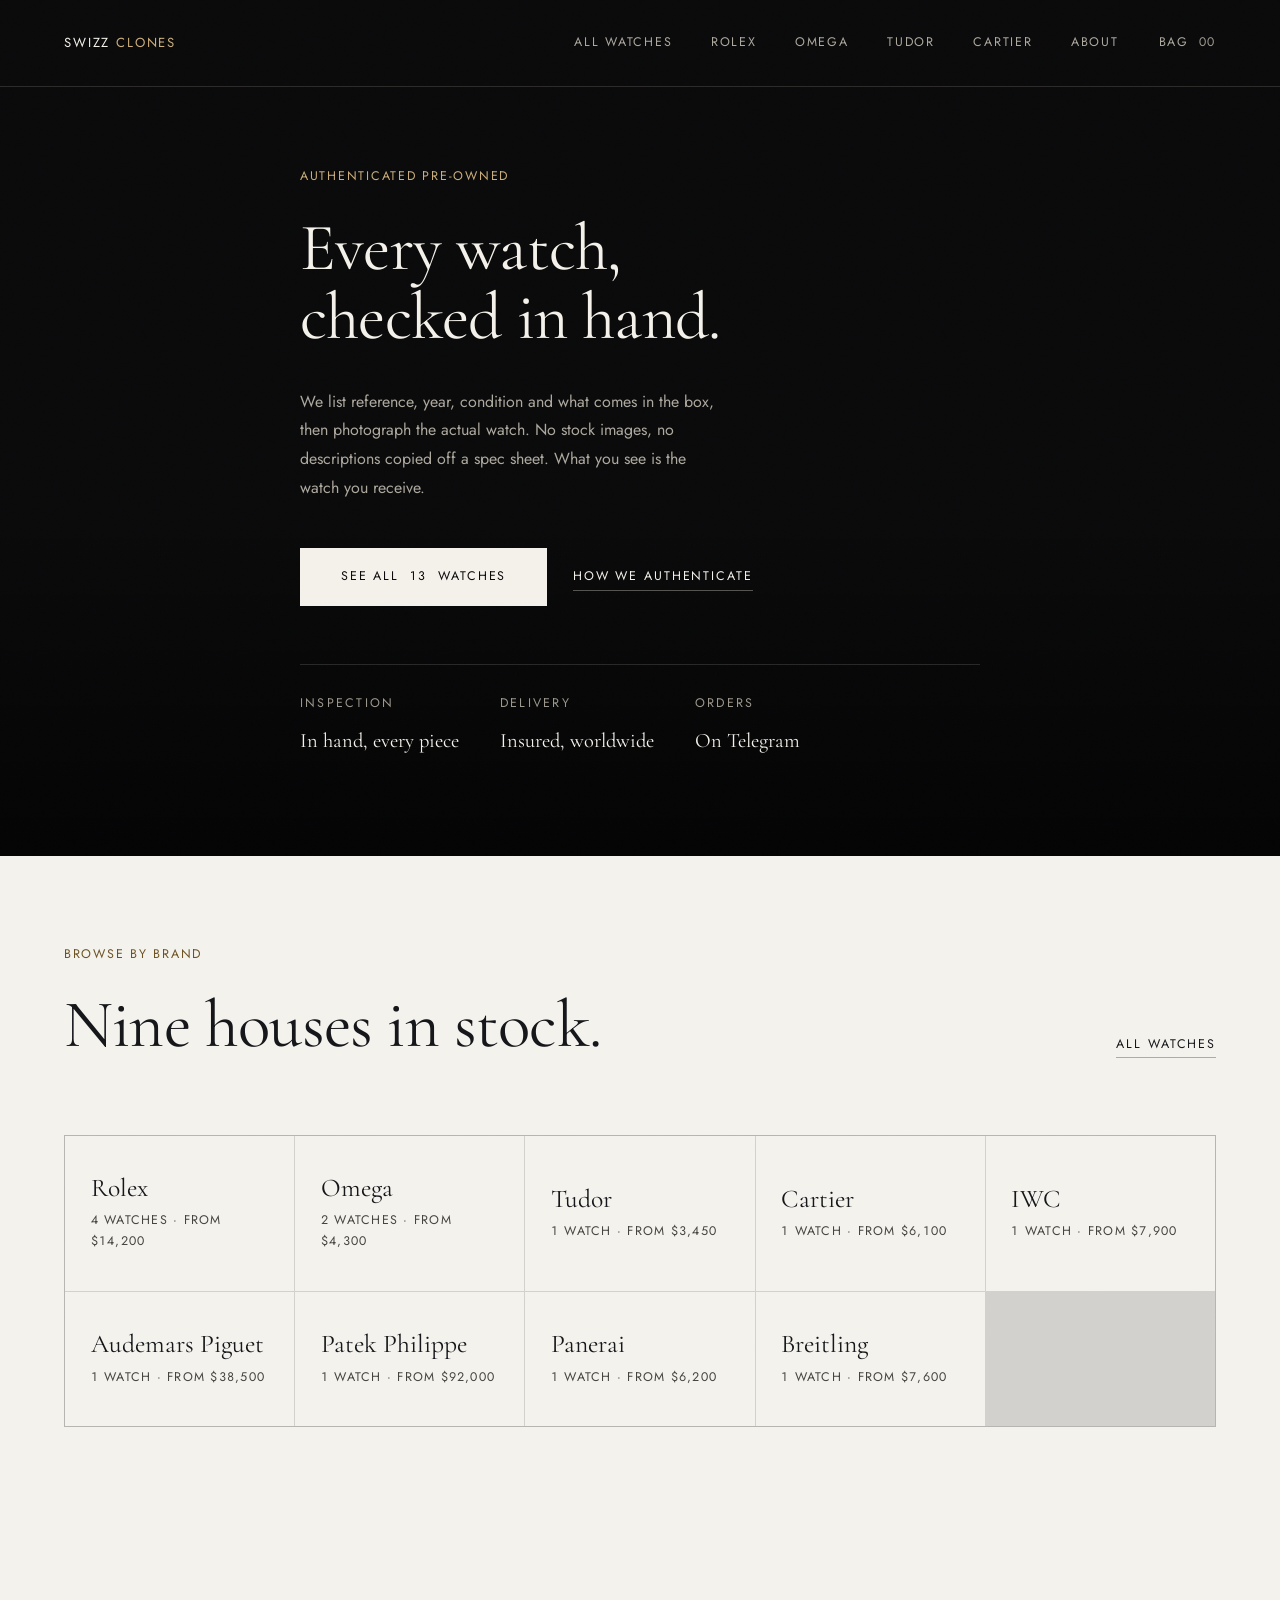
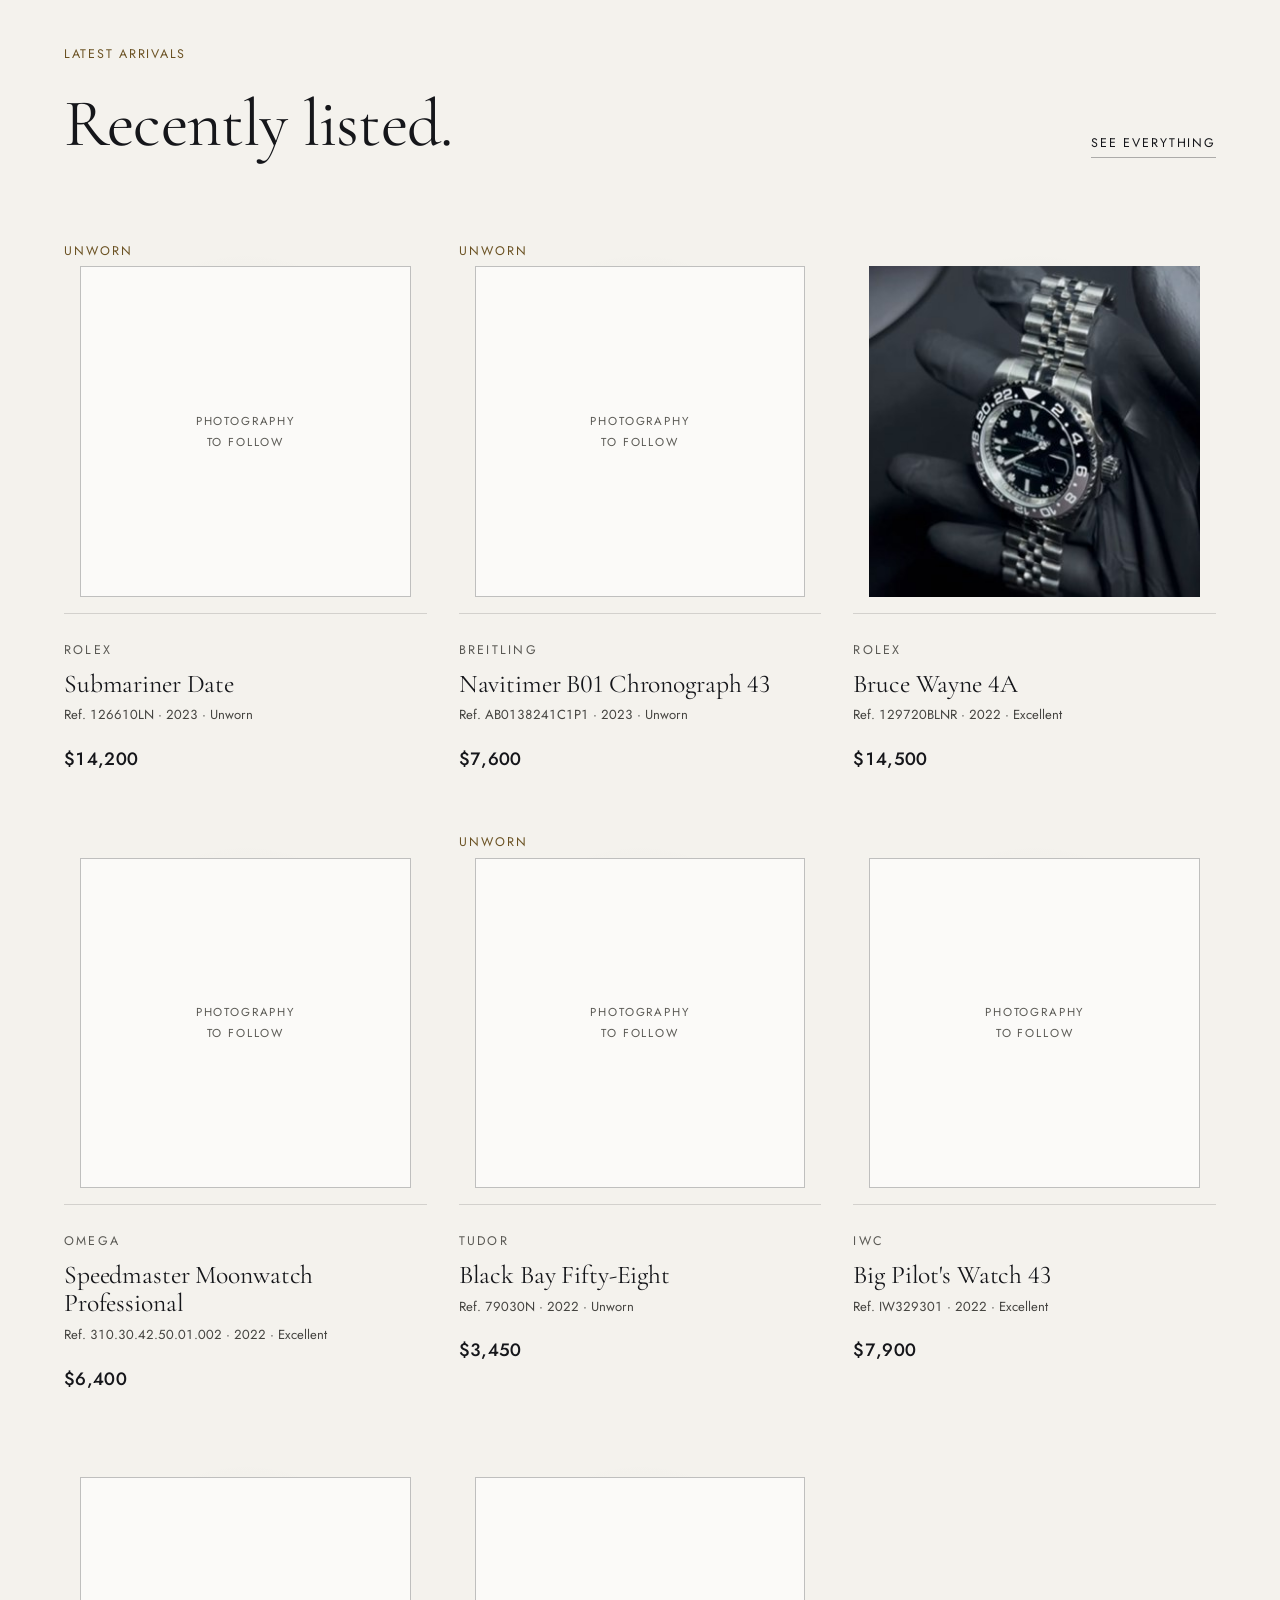
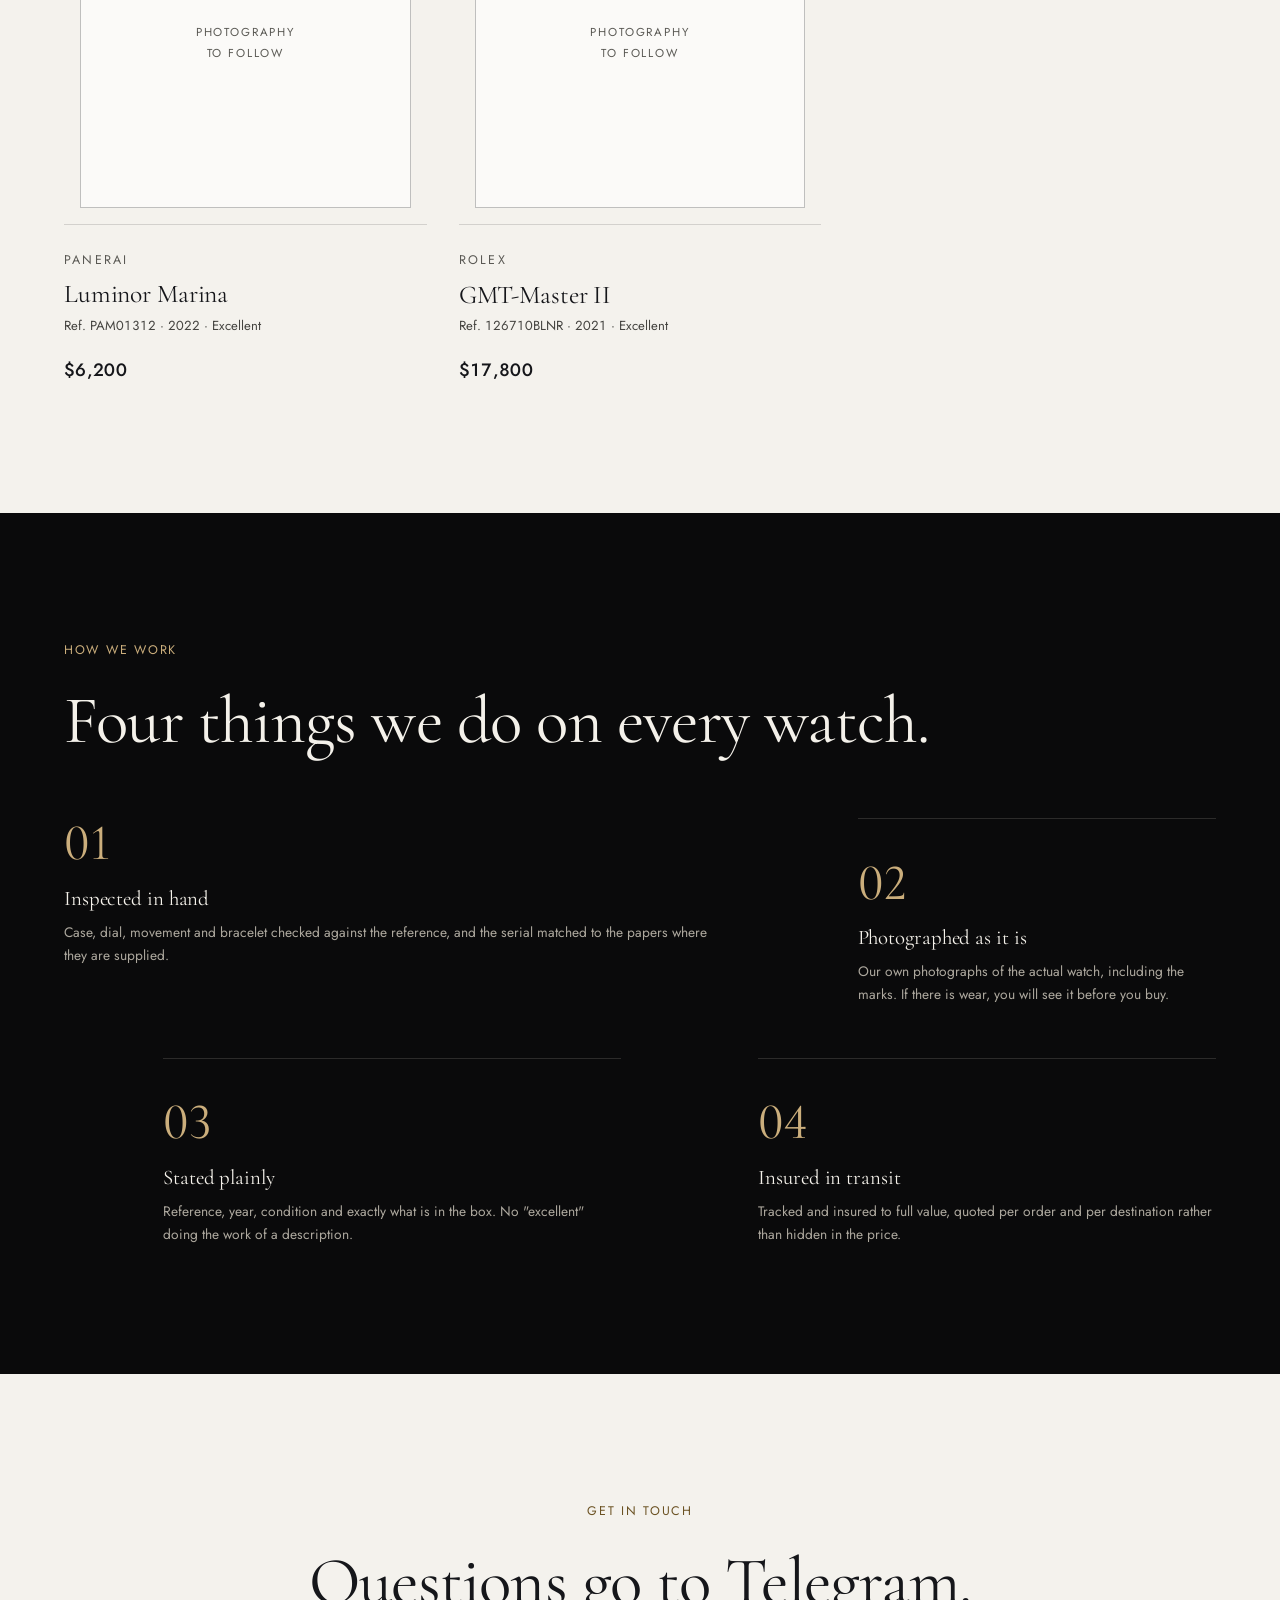
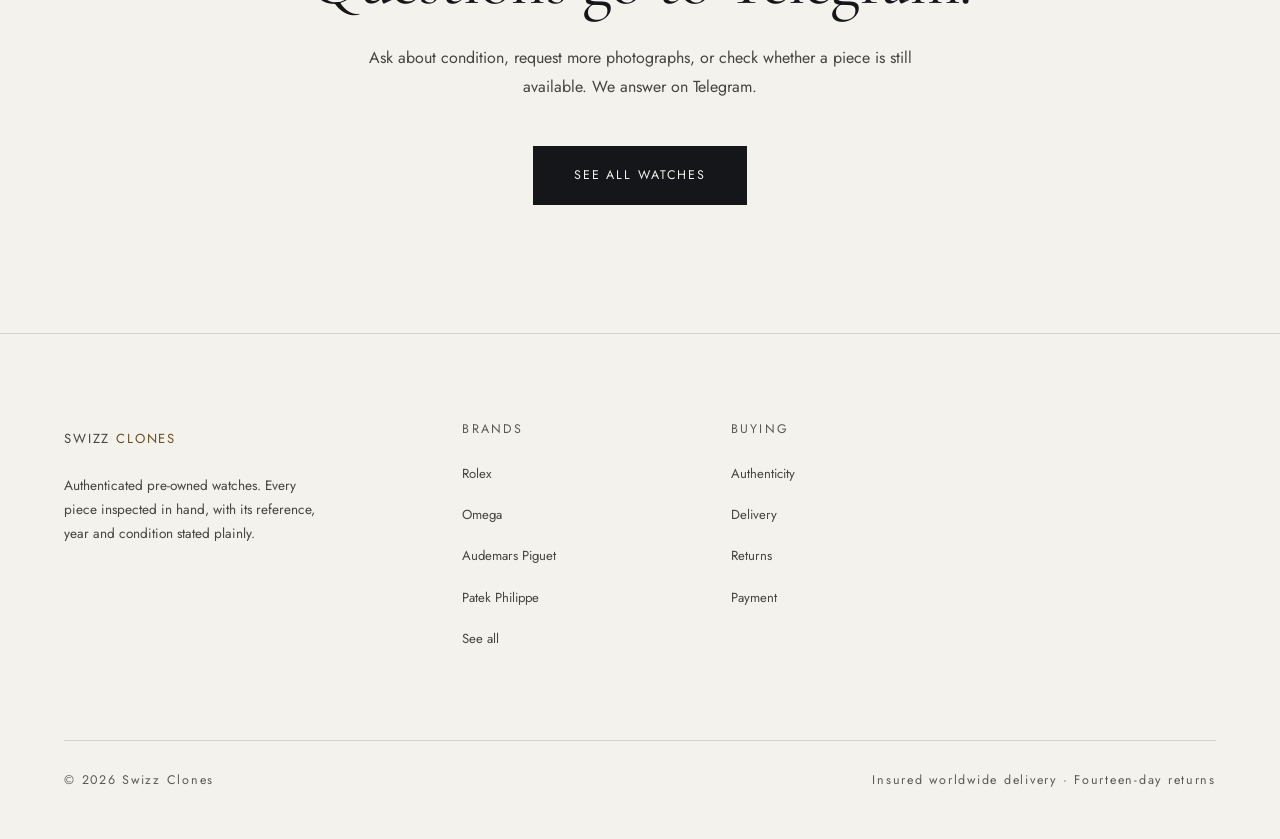
<file: index.html>
<!doctype html>
<html lang="en">
<head>
<meta charset="utf-8">
<meta name="viewport" content="width=device-width, initial-scale=1">
<title>Swizz Clones | Authenticated pre-owned luxury watches</title>
<meta name="description" content="Pre-owned Rolex, Omega, Tudor, Cartier, Audemars Piguet and more. Every watch inspected in hand, with reference, year and condition stated.">
<meta name="theme-color" content="#0A0A0B">
<link rel="preload" href="assets/fonts/cormorant-garamond.woff2" as="font" type="font/woff2" crossorigin>
<link rel="preload" href="assets/fonts/jost.woff2" as="font" type="font/woff2" crossorigin>
<script>document.documentElement.classList.add('js');</script>
<link rel="stylesheet" href="assets/css/fonts.css">
<link rel="stylesheet" href="assets/css/styles.css">
<link rel="icon" href="data:image/svg+xml,<svg xmlns=%27http://www.w3.org/2000/svg%27 viewBox=%270 0 32 32%27><circle cx=%2716%27 cy=%2716%27 r=%2713%27 fill=%27none%27 stroke=%27%23B99C6B%27 stroke-width=%271.5%27/><rect x=%2715.4%27 y=%277.5%27 width=%271.2%27 height=%279%27 rx=%27.6%27 fill=%27%23B99C6B%27/><rect x=%2716%27 y=%2715.4%27 width=%276%27 height=%271.2%27 rx=%27.6%27 fill=%27%23B99C6B%27/></svg>">
</head>
<body>
<a class="skip-link" href="#main">Skip to content</a>
<header class="site-header">
  <div class="wrap header-inner">
    <a class="brand" href="index.html">Swizz <span>Clones</span></a>
    <button class="nav-toggle" type="button" aria-label="Open menu" aria-expanded="false"></button>
    <nav class="nav" aria-label="Primary">
      <a href="shop.html">All watches</a>
      <a href="shop.html?collection=rolex">Rolex</a>
      <a href="shop.html?collection=omega">Omega</a>
      <a href="shop.html?collection=tudor">Tudor</a>
      <a href="shop.html?collection=cartier">Cartier</a>
      <a href="about.html">About</a>
    </nav>
    <div class="header-actions">
      <a class="cart-btn" href="cart.html">
        Bag <span class="cart-count" data-cart-count data-empty="true">0</span>
      </a>
    </div>
  </div>
</header>
<main id="main">

<section class="hero" data-surface="dark">
  <div class="wrap hero-inner">
    <div>
      <p class="label" data-reveal>Authenticated pre-owned</p>
      <h1 data-reveal style="--delay:.06s">Every watch,<br>checked in hand.</h1>
      <p class="lede" data-reveal style="--delay:.12s">
        We list reference, year, condition and what comes in the box, then
        photograph the actual watch. No stock images, no descriptions copied
        off a spec sheet. What you see is the watch you receive.
      </p>
      <div class="hero-actions" data-reveal style="--delay:.18s">
        <a class="btn btn-primary" href="shop.html">
          See all <span data-stock-count>12</span> watches
        </a>
        <a class="link-arrow" href="about.html">How we authenticate</a>
      </div>
      <dl class="hero-meta" data-reveal style="--delay:.24s">
        <div><dt>Inspection</dt><dd>In hand, every piece</dd></div>
        <div><dt>Delivery</dt><dd>Insured, worldwide</dd></div>
        <div><dt>Orders</dt><dd>On Telegram</dd></div>
      </dl>
    </div>
  </div>
</section>

<section class="section-tight" data-surface="light">
  <div class="wrap">
    <div class="section-head">
      <div>
        <p class="label" data-reveal>Browse by brand</p>
        <h2 data-reveal style="--delay:.06s">Nine houses in stock.</h2>
      </div>
      <a class="link-arrow" href="shop.html" data-reveal style="--delay:.1s">All watches</a>
    </div>
    <div class="brand-grid" data-brands></div>
  </div>
</section>

<section class="section" data-surface="light">
  <div class="wrap">
    <div class="section-head">
      <div>
        <p class="label" data-reveal>Latest arrivals</p>
        <h2 data-reveal style="--delay:.06s">Recently listed.</h2>
      </div>
      <a class="link-arrow" href="shop.html" data-reveal style="--delay:.1s">See everything</a>
    </div>
    <div class="grid-products" data-latest></div>
  </div>
</section>

<section class="section" data-surface="dark">
  <div class="wrap">
    <p class="label" data-reveal>How we work</p>
    <h2 data-reveal style="margin-bottom:clamp(2.5rem,5vw,4rem)">Four things we do on every watch.</h2>
    <div class="craft" data-reveal style="--delay:.06s">
      <div>
        <div class="num">01</div>
        <h3>Inspected in hand</h3>
        <p>
          Case, dial, movement and bracelet checked against the reference, and
          the serial matched to the papers where they are supplied.
        </p>
      </div>
      <div>
        <div class="num">02</div>
        <h3>Photographed as it is</h3>
        <p>
          Our own photographs of the actual watch, including the marks. If
          there is wear, you will see it before you buy.
        </p>
      </div>
      <div>
        <div class="num">03</div>
        <h3>Stated plainly</h3>
        <p>
          Reference, year, condition and exactly what is in the box. No
          "excellent" doing the work of a description.
        </p>
      </div>
      <div>
        <div class="num">04</div>
        <h3>Insured in transit</h3>
        <p>
          Tracked and insured to full value, quoted per order and per
          destination rather than hidden in the price.
        </p>
      </div>
    </div>
  </div>
</section>

<section class="section" data-surface="light">
  <div class="wrap-narrow" style="text-align:center">
    <p class="label" data-reveal>Get in touch</p>
    <h2 data-reveal>Questions go to Telegram.</h2>
    <div data-reveal style="--delay:.1s">
      <p class="lede" style="margin:1.8rem auto 2.8rem">
        Ask about condition, request more photographs, or check whether a piece
        is still available. We answer on Telegram.
      </p>
      <a class="btn btn-primary" href="shop.html">See all watches</a>
    </div>
  </div>
</section>
</main>
<footer class="site-footer">
  <div class="wrap">
    <div class="footer-grid">
      <div>
        <a class="brand" href="index.html">Swizz <span>Clones</span></a>
        <p class="footer-blurb">
          Authenticated pre-owned watches. Every piece inspected in hand, with
          its reference, year and condition stated plainly.
        </p>
      </div>
      <div>
        <h4>Brands</h4>
        <ul>
          <li><a href="shop.html?collection=rolex">Rolex</a></li>
          <li><a href="shop.html?collection=omega">Omega</a></li>
          <li><a href="shop.html?collection=audemars-piguet">Audemars Piguet</a></li>
          <li><a href="shop.html?collection=patek-philippe">Patek Philippe</a></li>
          <li><a href="shop.html">See all</a></li>
        </ul>
      </div>
      <div>
        <h4>Buying</h4>
        <ul>
          <li><a href="about.html#authenticity">Authenticity</a></li>
          <li><a href="about.html#delivery">Delivery</a></li>
          <li><a href="about.html#returns">Returns</a></li>
          <li><a href="about.html#payment">Payment</a></li>
        </ul>
      </div>
    </div>
    <div class="footer-note">
      <span>&copy; <span data-year>2026</span> Swizz Clones</span>
      <span>Insured worldwide delivery &middot; Fourteen-day returns</span>
    </div>
  </div>
</footer>
<script src="assets/js/listings.js"></script>
<script src="assets/js/data.js"></script>
<script src="assets/js/store.js"></script>
<script src="assets/js/ui.js"></script>
<script src="assets/js/pages/home.js"></script>
</body>
</html>
</file>
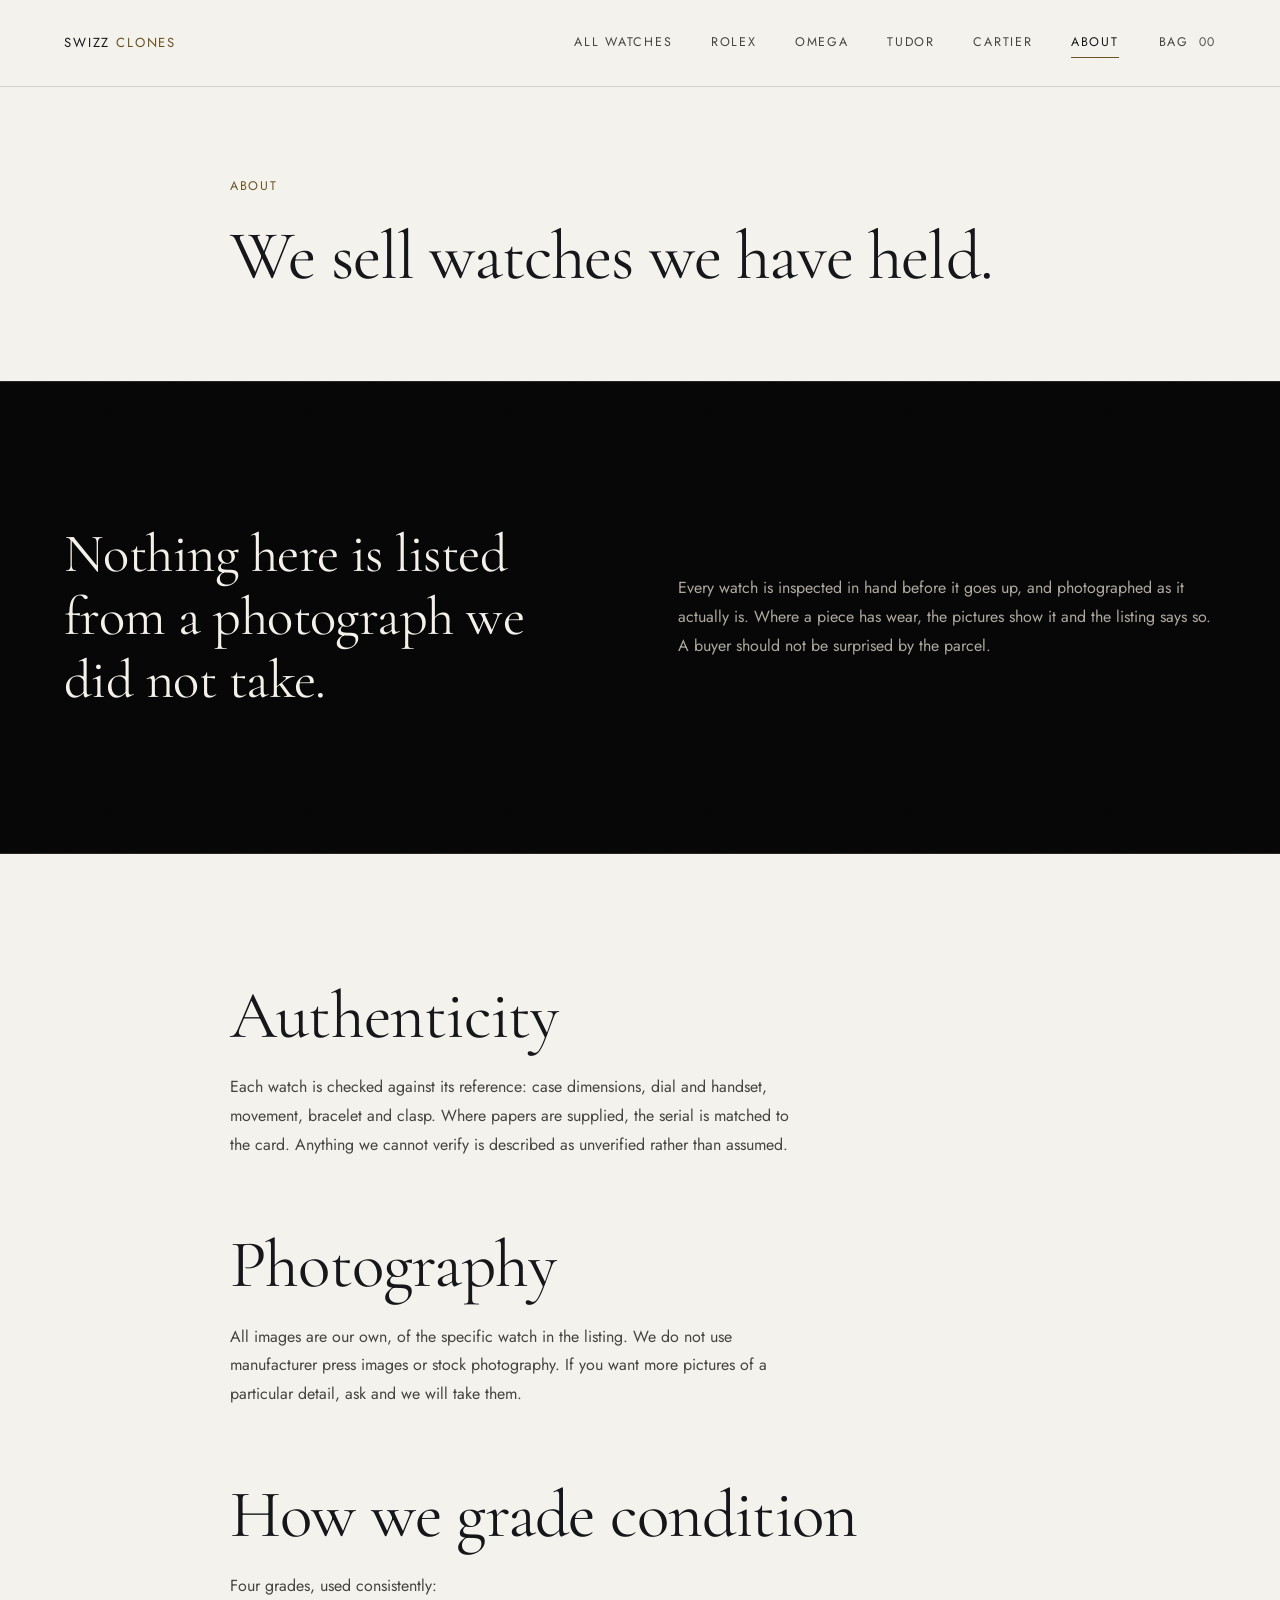
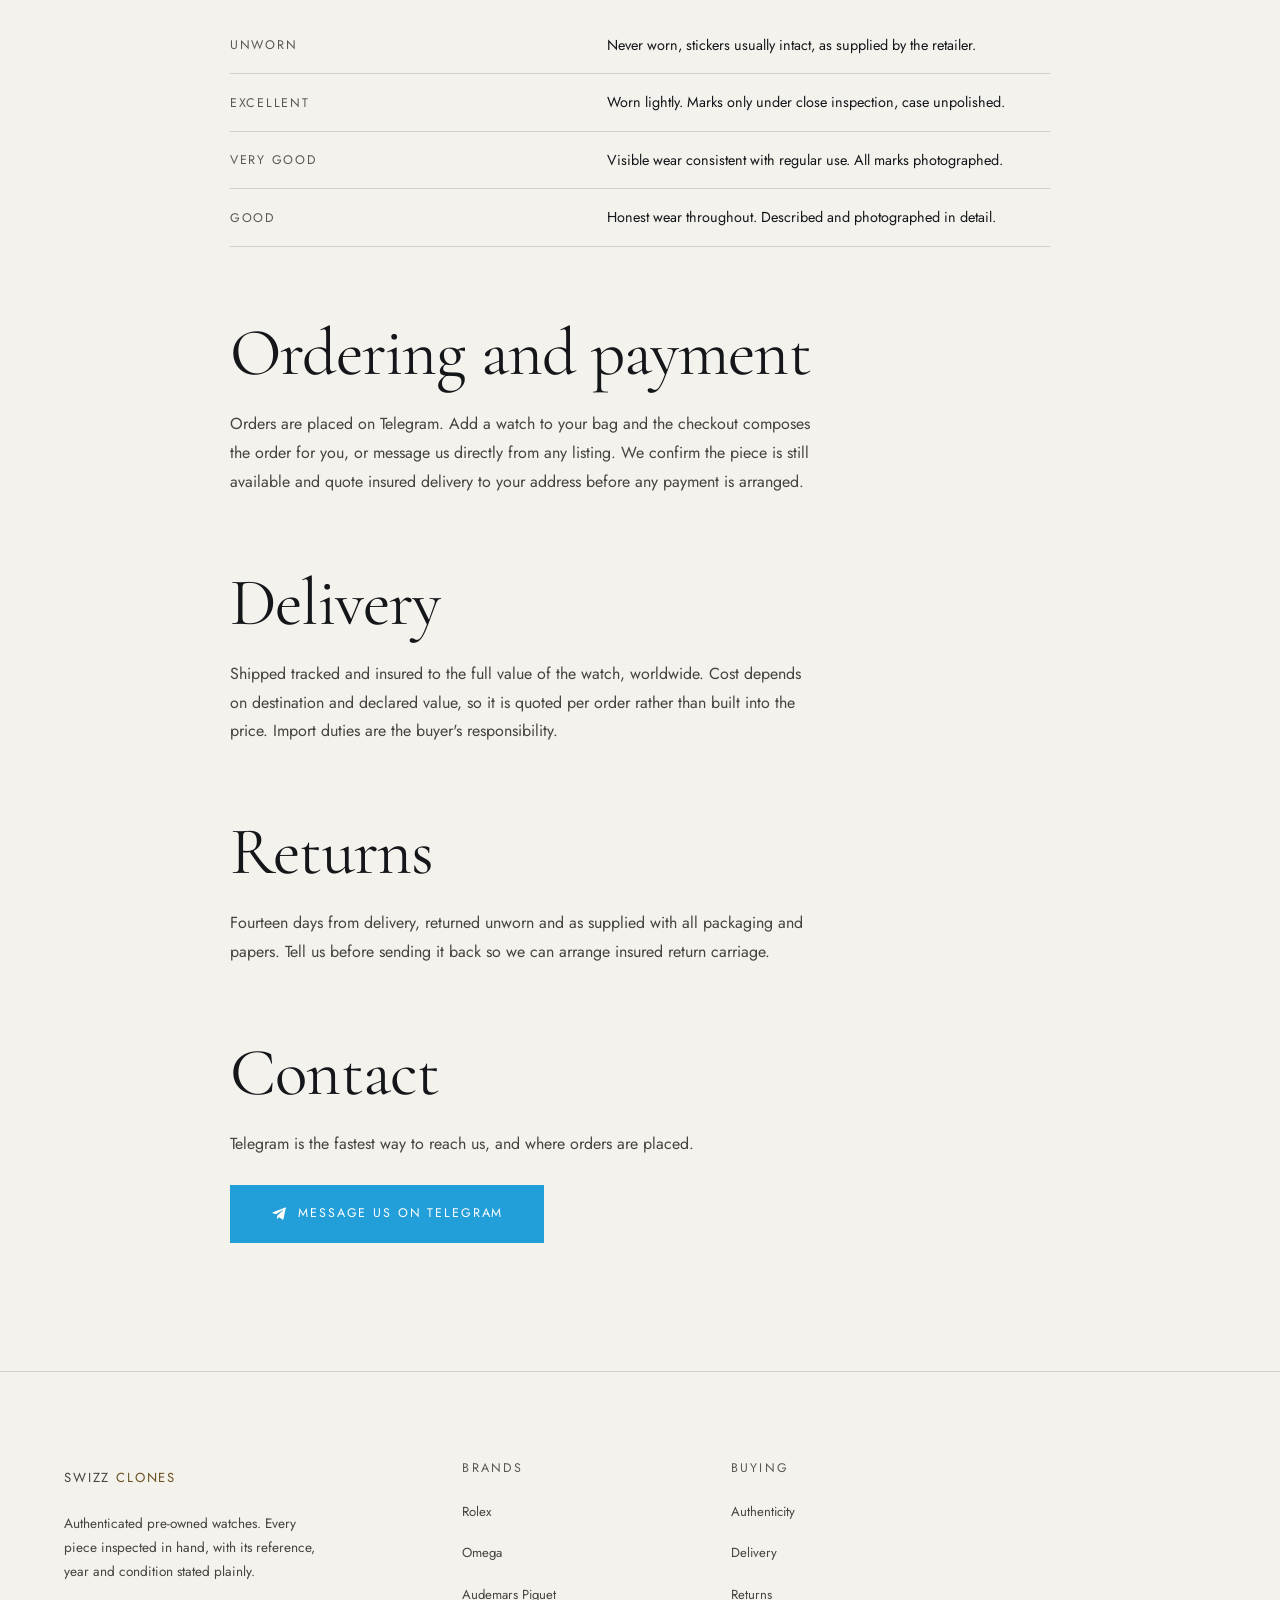
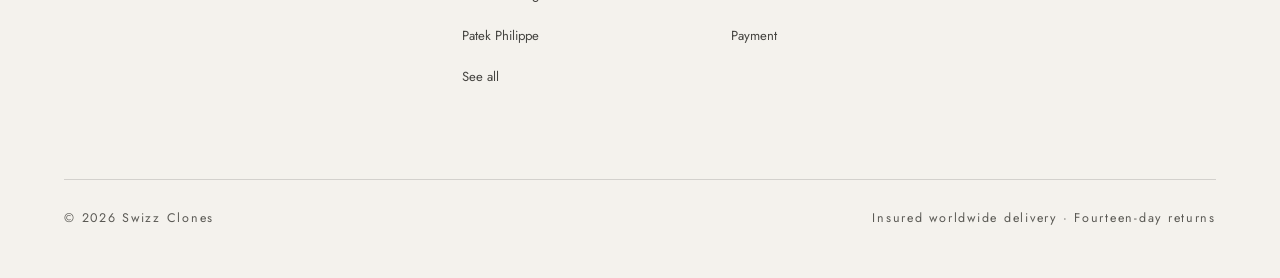
<file: about.html>
<!doctype html>
<html lang="en">
<head>
<meta charset="utf-8">
<meta name="viewport" content="width=device-width, initial-scale=1">
<title>About | Swizz Clones</title>
<meta name="description" content="How we source, authenticate, photograph and ship pre-owned watches.">
<meta name="theme-color" content="#0A0A0B">
<link rel="preload" href="assets/fonts/cormorant-garamond.woff2" as="font" type="font/woff2" crossorigin>
<link rel="preload" href="assets/fonts/jost.woff2" as="font" type="font/woff2" crossorigin>
<script>document.documentElement.classList.add('js');</script>
<link rel="stylesheet" href="assets/css/fonts.css">
<link rel="stylesheet" href="assets/css/styles.css">
<link rel="icon" href="data:image/svg+xml,<svg xmlns=%27http://www.w3.org/2000/svg%27 viewBox=%270 0 32 32%27><circle cx=%2716%27 cy=%2716%27 r=%2713%27 fill=%27none%27 stroke=%27%23B99C6B%27 stroke-width=%271.5%27/><rect x=%2715.4%27 y=%277.5%27 width=%271.2%27 height=%279%27 rx=%27.6%27 fill=%27%23B99C6B%27/><rect x=%2716%27 y=%2715.4%27 width=%276%27 height=%271.2%27 rx=%27.6%27 fill=%27%23B99C6B%27/></svg>">
</head>
<body>
<a class="skip-link" href="#main">Skip to content</a>
<header class="site-header">
  <div class="wrap header-inner">
    <a class="brand" href="index.html">Swizz <span>Clones</span></a>
    <button class="nav-toggle" type="button" aria-label="Open menu" aria-expanded="false"></button>
    <nav class="nav" aria-label="Primary">
      <a href="shop.html">All watches</a>
      <a href="shop.html?collection=rolex">Rolex</a>
      <a href="shop.html?collection=omega">Omega</a>
      <a href="shop.html?collection=tudor">Tudor</a>
      <a href="shop.html?collection=cartier">Cartier</a>
      <a href="about.html">About</a>
    </nav>
    <div class="header-actions">
      <a class="cart-btn" href="cart.html">
        Bag <span class="cart-count" data-cart-count data-empty="true">0</span>
      </a>
    </div>
  </div>
</header>
<main id="main">

<section class="section-tight">
  <div class="wrap-narrow">
    <p class="label" data-reveal>About</p>
    <h1 data-reveal style="--delay:.06s;font-size:clamp(2.4rem,5.4vw,4.4rem)">
      We sell watches we have held.
    </h1>
  </div>
</section>

<section class="statement" data-surface="dark">
  <div class="wrap statement-grid">
    <h2 class="display-quote" data-reveal>Nothing here is listed from a photograph we did not take.</h2>
    <p class="lede" data-reveal style="--delay:.1s">
      Every watch is inspected in hand before it goes up, and photographed as it
      actually is. Where a piece has wear, the pictures show it and the listing
      says so. A buyer should not be surprised by the parcel.
    </p>
  </div>
</section>

<section class="section">
  <div class="wrap-narrow">
    <h2 id="authenticity" data-reveal>Authenticity</h2>
    <p class="lede" data-reveal style="margin:1.5rem 0 clamp(3rem,6vw,4.5rem)">
      Each watch is checked against its reference: case dimensions, dial and
      handset, movement, bracelet and clasp. Where papers are supplied, the
      serial is matched to the card. Anything we cannot verify is described as
      unverified rather than assumed.
    </p>

    <h2 id="photography" data-reveal>Photography</h2>
    <p class="lede" data-reveal style="margin:1.5rem 0 clamp(3rem,6vw,4.5rem)">
      All images are our own, of the specific watch in the listing. We do not
      use manufacturer press images or stock photography. If you want more
      pictures of a particular detail, ask and we will take them.
    </p>

    <h2 id="condition" data-reveal>How we grade condition</h2>
    <p class="lede" data-reveal style="margin:1.5rem 0 1rem">
      Four grades, used consistently:
    </p>
    <table class="specs" data-reveal style="margin-bottom:clamp(3rem,6vw,4.5rem)">
      <tbody>
        <tr><th scope="row">Unworn</th><td>Never worn, stickers usually intact, as supplied by the retailer.</td></tr>
        <tr><th scope="row">Excellent</th><td>Worn lightly. Marks only under close inspection, case unpolished.</td></tr>
        <tr><th scope="row">Very good</th><td>Visible wear consistent with regular use. All marks photographed.</td></tr>
        <tr><th scope="row">Good</th><td>Honest wear throughout. Described and photographed in detail.</td></tr>
      </tbody>
    </table>

    <h2 id="payment" data-reveal>Ordering and payment</h2>
    <p class="lede" data-reveal style="margin:1.5rem 0 clamp(3rem,6vw,4.5rem)">
      Orders are placed on Telegram. Add a watch to your bag and the checkout
      composes the order for you, or message us directly from any listing. We
      confirm the piece is still available and quote insured delivery to your
      address before any payment is arranged.
    </p>

    <h2 id="delivery" data-reveal>Delivery</h2>
    <p class="lede" data-reveal style="margin:1.5rem 0 clamp(3rem,6vw,4.5rem)">
      Shipped tracked and insured to the full value of the watch, worldwide.
      Cost depends on destination and declared value, so it is quoted per order
      rather than built into the price. Import duties are the buyer's
      responsibility.
    </p>

    <h2 id="returns" data-reveal>Returns</h2>
    <p class="lede" data-reveal style="margin:1.5rem 0 clamp(3rem,6vw,4.5rem)">
      Fourteen days from delivery, returned unworn and as supplied with all
      packaging and papers. Tell us before sending it back so we can arrange
      insured return carriage.
    </p>

    <h2 id="contact" data-reveal>Contact</h2>
    <p class="lede" data-reveal style="margin-top:1.5rem">
      Telegram is the fastest way to reach us, and where orders are placed.
    </p>
    <p data-reveal style="margin-top:1.6rem">
      <a class="btn btn-telegram" data-telegram-link href="#" target="_blank" rel="noopener">
        Message us on Telegram
      </a>
    </p>
  </div>
</section>
</main>
<footer class="site-footer">
  <div class="wrap">
    <div class="footer-grid">
      <div>
        <a class="brand" href="index.html">Swizz <span>Clones</span></a>
        <p class="footer-blurb">
          Authenticated pre-owned watches. Every piece inspected in hand, with
          its reference, year and condition stated plainly.
        </p>
      </div>
      <div>
        <h4>Brands</h4>
        <ul>
          <li><a href="shop.html?collection=rolex">Rolex</a></li>
          <li><a href="shop.html?collection=omega">Omega</a></li>
          <li><a href="shop.html?collection=audemars-piguet">Audemars Piguet</a></li>
          <li><a href="shop.html?collection=patek-philippe">Patek Philippe</a></li>
          <li><a href="shop.html">See all</a></li>
        </ul>
      </div>
      <div>
        <h4>Buying</h4>
        <ul>
          <li><a href="about.html#authenticity">Authenticity</a></li>
          <li><a href="about.html#delivery">Delivery</a></li>
          <li><a href="about.html#returns">Returns</a></li>
          <li><a href="about.html#payment">Payment</a></li>
        </ul>
      </div>
    </div>
    <div class="footer-note">
      <span>&copy; <span data-year>2026</span> Swizz Clones</span>
      <span>Insured worldwide delivery &middot; Fourteen-day returns</span>
    </div>
  </div>
</footer>
<script src="assets/js/listings.js"></script>
<script src="assets/js/data.js"></script>
<script src="assets/js/store.js"></script>
<script src="assets/js/ui.js"></script>

</body>
</html>
</file>
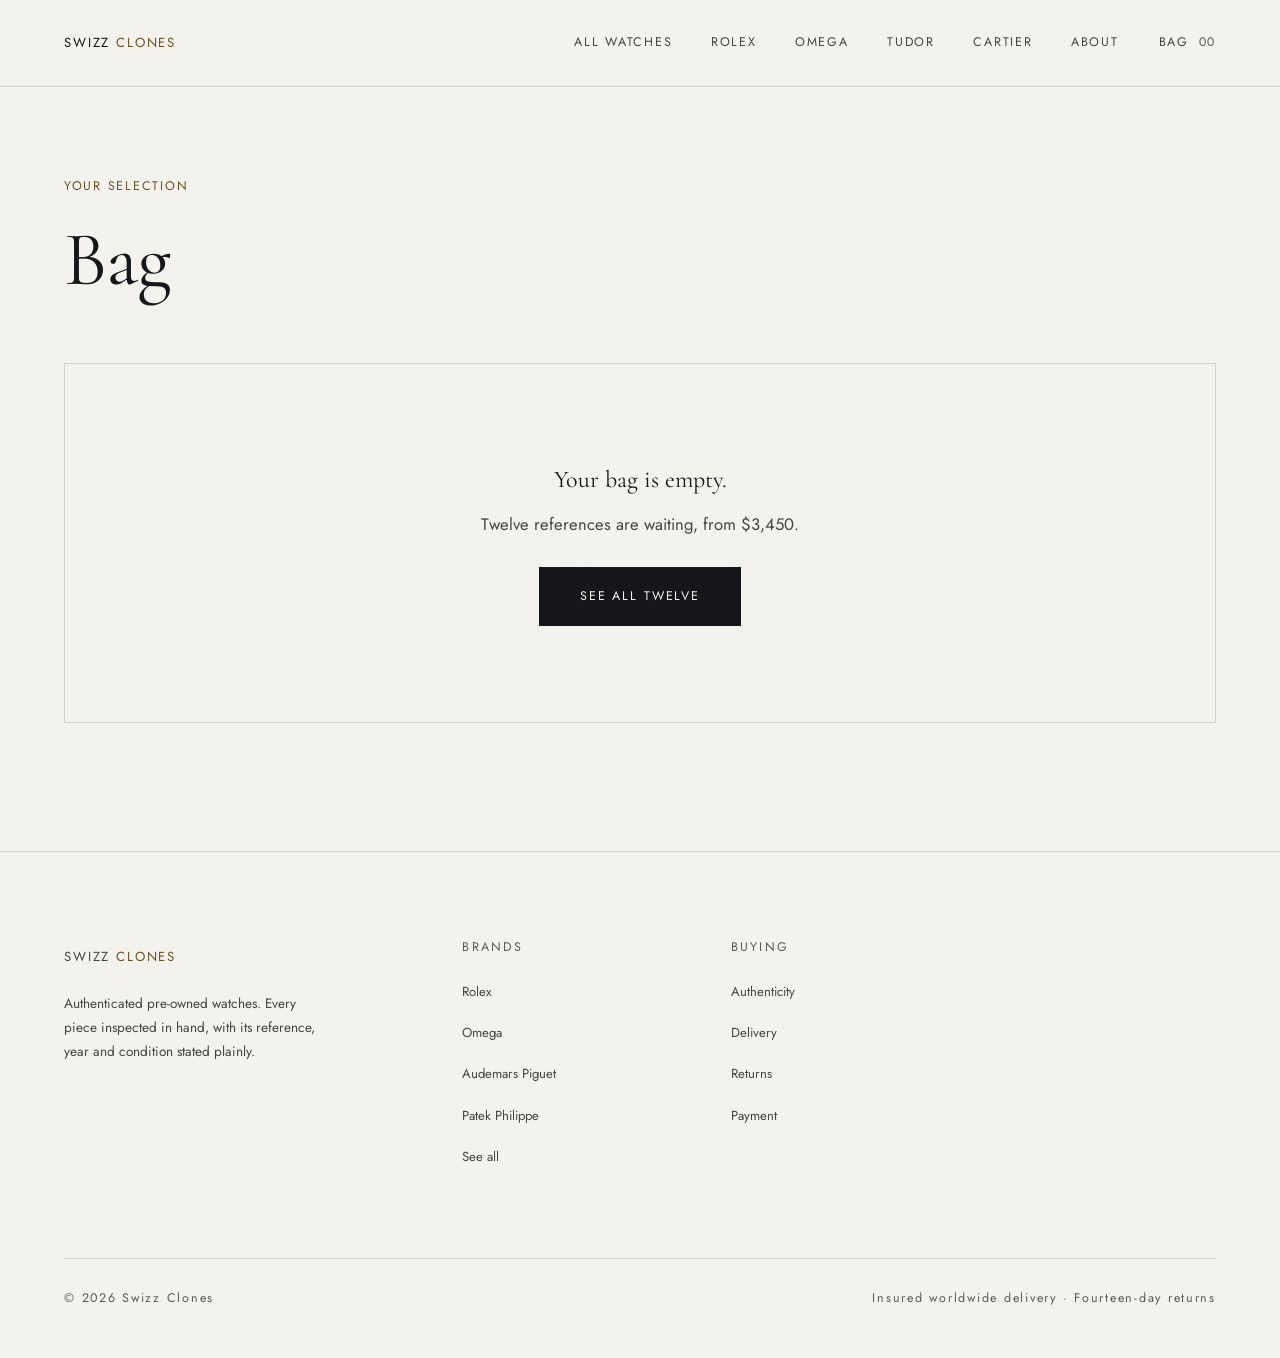
<file: cart.html>
<!doctype html>
<html lang="en">
<head>
<meta charset="utf-8">
<meta name="viewport" content="width=device-width, initial-scale=1">
<title>Your bag | Swizz Clones</title>
<meta name="description" content="Review the watches in your bag before checkout.">
<meta name="theme-color" content="#0A0A0B">
<link rel="preload" href="assets/fonts/cormorant-garamond.woff2" as="font" type="font/woff2" crossorigin>
<link rel="preload" href="assets/fonts/jost.woff2" as="font" type="font/woff2" crossorigin>
<script>document.documentElement.classList.add('js');</script>
<link rel="stylesheet" href="assets/css/fonts.css">
<link rel="stylesheet" href="assets/css/styles.css">
<link rel="icon" href="data:image/svg+xml,<svg xmlns=%27http://www.w3.org/2000/svg%27 viewBox=%270 0 32 32%27><circle cx=%2716%27 cy=%2716%27 r=%2713%27 fill=%27none%27 stroke=%27%23B99C6B%27 stroke-width=%271.5%27/><rect x=%2715.4%27 y=%277.5%27 width=%271.2%27 height=%279%27 rx=%27.6%27 fill=%27%23B99C6B%27/><rect x=%2716%27 y=%2715.4%27 width=%276%27 height=%271.2%27 rx=%27.6%27 fill=%27%23B99C6B%27/></svg>">
</head>
<body>
<a class="skip-link" href="#main">Skip to content</a>
<header class="site-header">
  <div class="wrap header-inner">
    <a class="brand" href="index.html">Swizz <span>Clones</span></a>
    <button class="nav-toggle" type="button" aria-label="Open menu" aria-expanded="false"></button>
    <nav class="nav" aria-label="Primary">
      <a href="shop.html">All watches</a>
      <a href="shop.html?collection=rolex">Rolex</a>
      <a href="shop.html?collection=omega">Omega</a>
      <a href="shop.html?collection=tudor">Tudor</a>
      <a href="shop.html?collection=cartier">Cartier</a>
      <a href="about.html">About</a>
    </nav>
    <div class="header-actions">
      <a class="cart-btn" href="cart.html">
        Bag <span class="cart-count" data-cart-count data-empty="true">0</span>
      </a>
    </div>
  </div>
</header>
<main id="main">

<section class="section-tight" style="padding-bottom:var(--section)">
  <div class="wrap">
    <p class="label">Your selection</p>
    <h1 style="font-size:clamp(2.6rem,6vw,5rem);margin-bottom:clamp(2.5rem,5vw,4rem)">Bag</h1>
    <div data-cart-root></div>
  </div>
</section>
</main>
<footer class="site-footer">
  <div class="wrap">
    <div class="footer-grid">
      <div>
        <a class="brand" href="index.html">Swizz <span>Clones</span></a>
        <p class="footer-blurb">
          Authenticated pre-owned watches. Every piece inspected in hand, with
          its reference, year and condition stated plainly.
        </p>
      </div>
      <div>
        <h4>Brands</h4>
        <ul>
          <li><a href="shop.html?collection=rolex">Rolex</a></li>
          <li><a href="shop.html?collection=omega">Omega</a></li>
          <li><a href="shop.html?collection=audemars-piguet">Audemars Piguet</a></li>
          <li><a href="shop.html?collection=patek-philippe">Patek Philippe</a></li>
          <li><a href="shop.html">See all</a></li>
        </ul>
      </div>
      <div>
        <h4>Buying</h4>
        <ul>
          <li><a href="about.html#authenticity">Authenticity</a></li>
          <li><a href="about.html#delivery">Delivery</a></li>
          <li><a href="about.html#returns">Returns</a></li>
          <li><a href="about.html#payment">Payment</a></li>
        </ul>
      </div>
    </div>
    <div class="footer-note">
      <span>&copy; <span data-year>2026</span> Swizz Clones</span>
      <span>Insured worldwide delivery &middot; Fourteen-day returns</span>
    </div>
  </div>
</footer>
<script src="assets/js/listings.js"></script>
<script src="assets/js/data.js"></script>
<script src="assets/js/store.js"></script>
<script src="assets/js/ui.js"></script>
<script src="assets/js/pages/cart.js"></script>
</body>
</html>
</file>
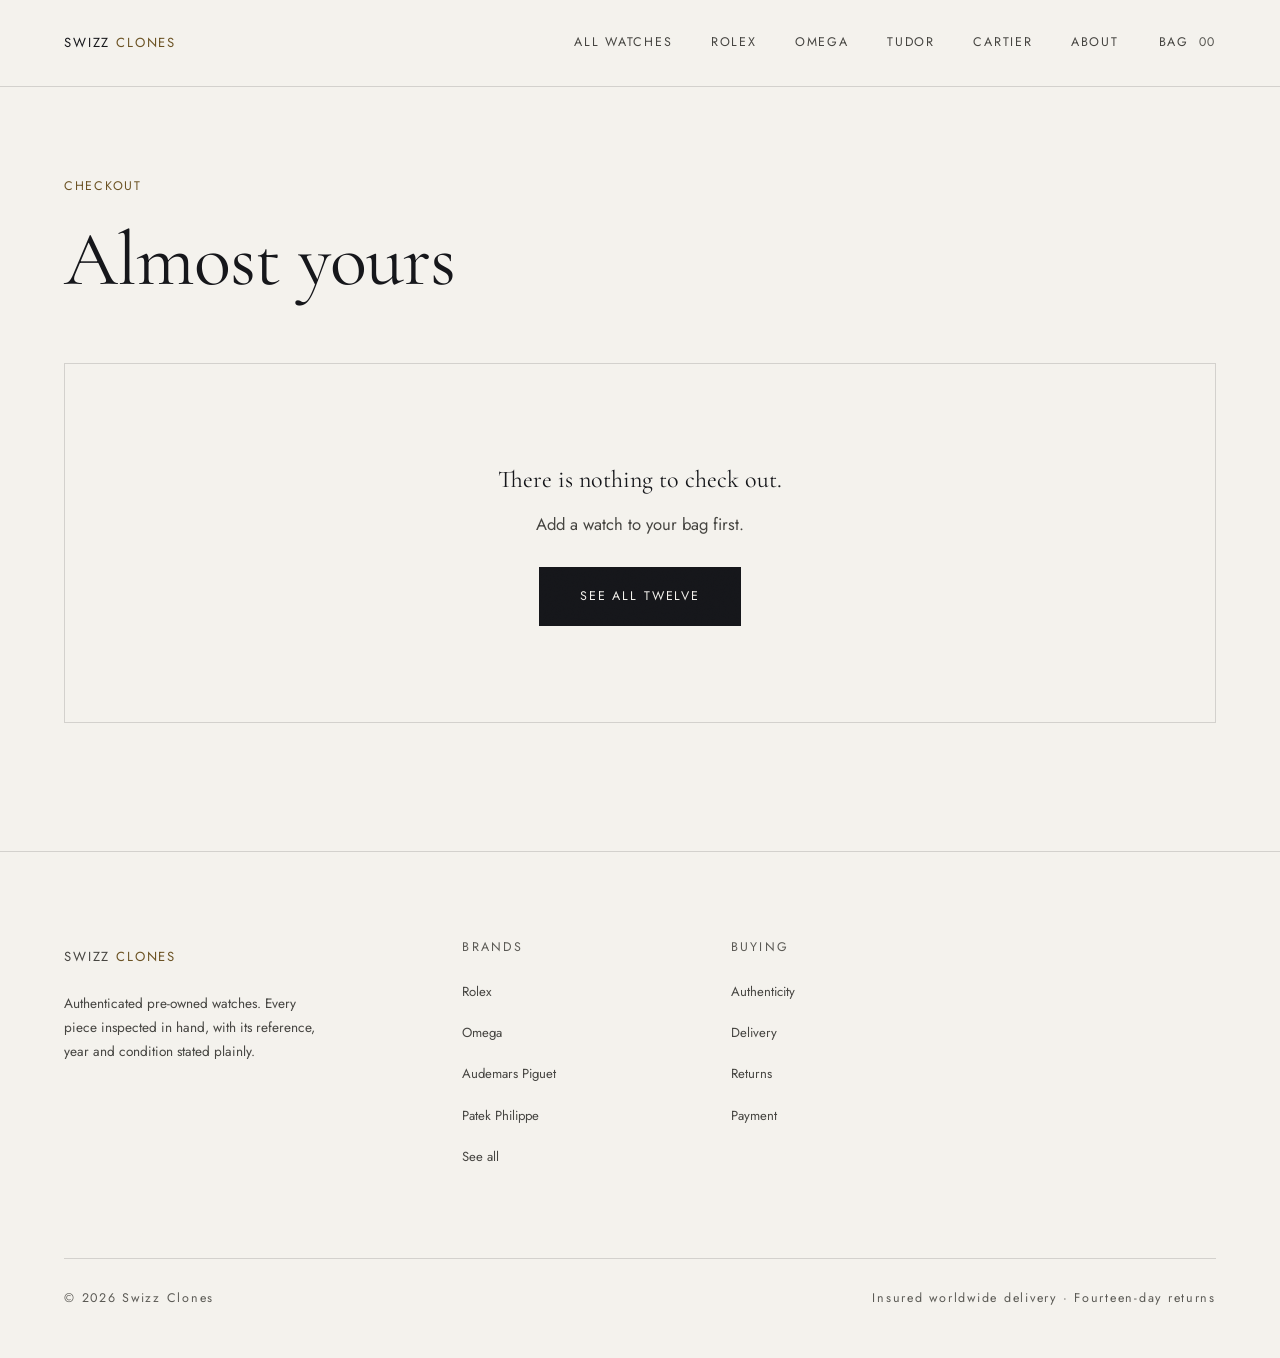
<file: checkout.html>
<!doctype html>
<html lang="en">
<head>
<meta charset="utf-8">
<meta name="viewport" content="width=device-width, initial-scale=1">
<title>Checkout | Swizz Clones</title>
<meta name="description" content="Complete your order.">
<meta name="theme-color" content="#0A0A0B">
<link rel="preload" href="assets/fonts/cormorant-garamond.woff2" as="font" type="font/woff2" crossorigin>
<link rel="preload" href="assets/fonts/jost.woff2" as="font" type="font/woff2" crossorigin>
<script>document.documentElement.classList.add('js');</script>
<link rel="stylesheet" href="assets/css/fonts.css">
<link rel="stylesheet" href="assets/css/styles.css">
<link rel="icon" href="data:image/svg+xml,<svg xmlns=%27http://www.w3.org/2000/svg%27 viewBox=%270 0 32 32%27><circle cx=%2716%27 cy=%2716%27 r=%2713%27 fill=%27none%27 stroke=%27%23B99C6B%27 stroke-width=%271.5%27/><rect x=%2715.4%27 y=%277.5%27 width=%271.2%27 height=%279%27 rx=%27.6%27 fill=%27%23B99C6B%27/><rect x=%2716%27 y=%2715.4%27 width=%276%27 height=%271.2%27 rx=%27.6%27 fill=%27%23B99C6B%27/></svg>">
</head>
<body>
<a class="skip-link" href="#main">Skip to content</a>
<header class="site-header">
  <div class="wrap header-inner">
    <a class="brand" href="index.html">Swizz <span>Clones</span></a>
    <button class="nav-toggle" type="button" aria-label="Open menu" aria-expanded="false"></button>
    <nav class="nav" aria-label="Primary">
      <a href="shop.html">All watches</a>
      <a href="shop.html?collection=rolex">Rolex</a>
      <a href="shop.html?collection=omega">Omega</a>
      <a href="shop.html?collection=tudor">Tudor</a>
      <a href="shop.html?collection=cartier">Cartier</a>
      <a href="about.html">About</a>
    </nav>
    <div class="header-actions">
      <a class="cart-btn" href="cart.html">
        Bag <span class="cart-count" data-cart-count data-empty="true">0</span>
      </a>
    </div>
  </div>
</header>
<main id="main">

<section class="section-tight" style="padding-bottom:var(--section)">
  <div class="wrap">
    <p class="label">Checkout</p>
    <h1 style="font-size:clamp(2.6rem,6vw,5rem);margin-bottom:clamp(2.5rem,5vw,4rem)">Almost yours</h1>
    <div data-checkout-root></div>
  </div>
</section>
</main>
<footer class="site-footer">
  <div class="wrap">
    <div class="footer-grid">
      <div>
        <a class="brand" href="index.html">Swizz <span>Clones</span></a>
        <p class="footer-blurb">
          Authenticated pre-owned watches. Every piece inspected in hand, with
          its reference, year and condition stated plainly.
        </p>
      </div>
      <div>
        <h4>Brands</h4>
        <ul>
          <li><a href="shop.html?collection=rolex">Rolex</a></li>
          <li><a href="shop.html?collection=omega">Omega</a></li>
          <li><a href="shop.html?collection=audemars-piguet">Audemars Piguet</a></li>
          <li><a href="shop.html?collection=patek-philippe">Patek Philippe</a></li>
          <li><a href="shop.html">See all</a></li>
        </ul>
      </div>
      <div>
        <h4>Buying</h4>
        <ul>
          <li><a href="about.html#authenticity">Authenticity</a></li>
          <li><a href="about.html#delivery">Delivery</a></li>
          <li><a href="about.html#returns">Returns</a></li>
          <li><a href="about.html#payment">Payment</a></li>
        </ul>
      </div>
    </div>
    <div class="footer-note">
      <span>&copy; <span data-year>2026</span> Swizz Clones</span>
      <span>Insured worldwide delivery &middot; Fourteen-day returns</span>
    </div>
  </div>
</footer>
<script src="assets/js/listings.js"></script>
<script src="assets/js/data.js"></script>
<script src="assets/js/store.js"></script>
<script src="assets/js/ui.js"></script>
<script src="assets/js/pages/checkout.js"></script>
</body>
</html>
</file>
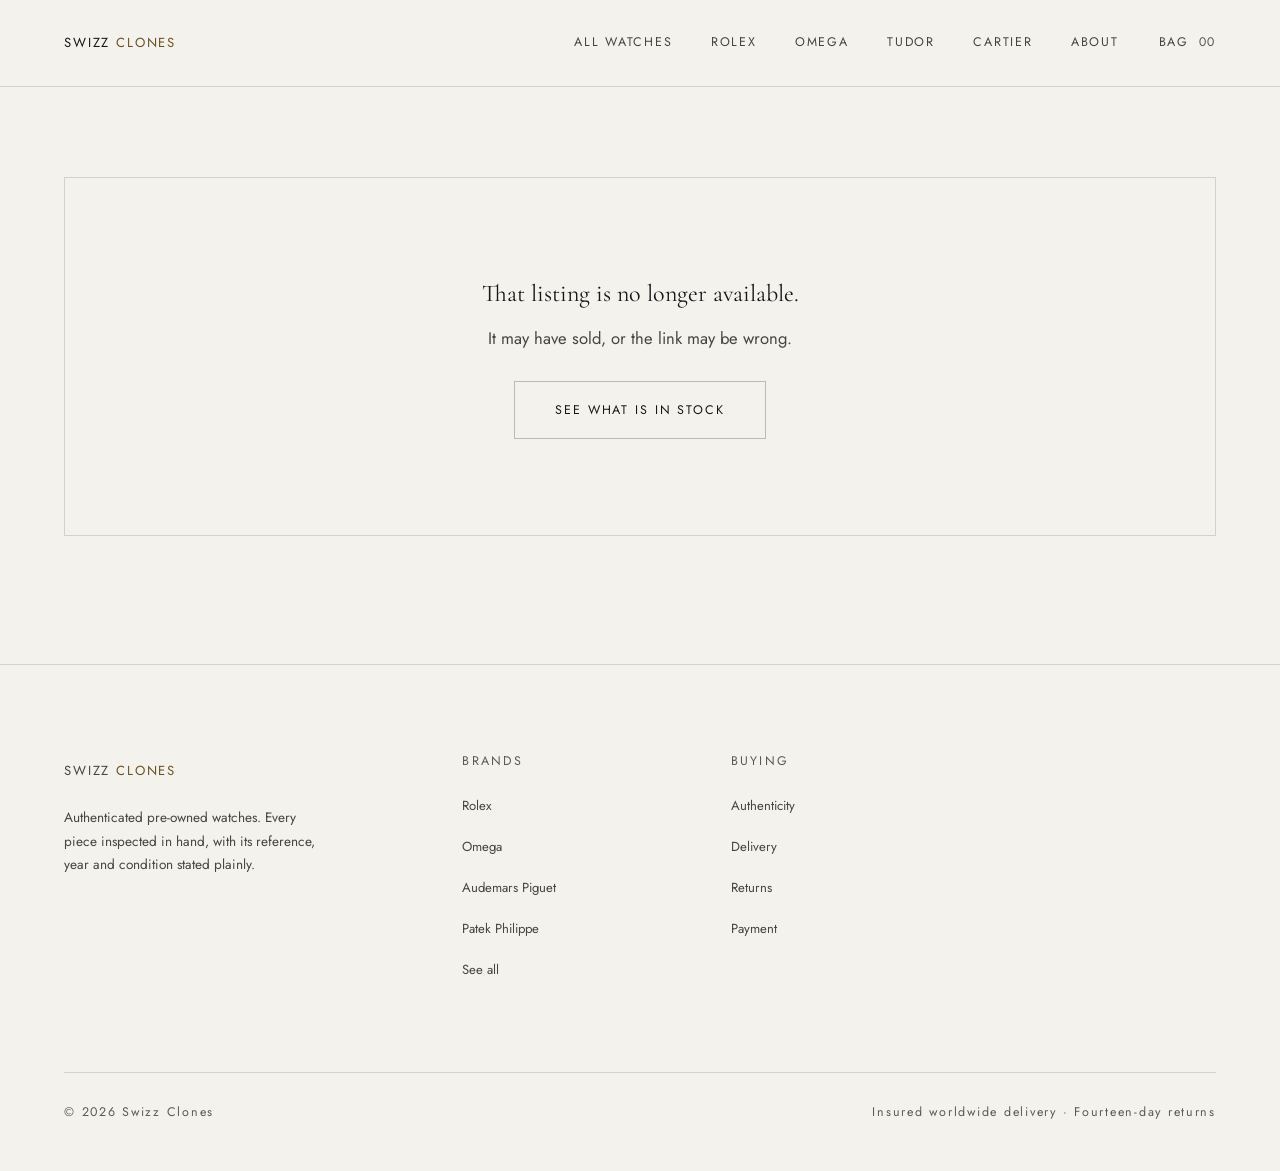
<file: product.html>
<!doctype html>
<html lang="en">
<head>
<meta charset="utf-8">
<meta name="viewport" content="width=device-width, initial-scale=1">
<title>Watch | Swizz Clones</title>
<meta name="description" content="Reference, year, condition and the full specification of one watch.">
<meta name="theme-color" content="#0A0A0B">
<link rel="preload" href="assets/fonts/cormorant-garamond.woff2" as="font" type="font/woff2" crossorigin>
<link rel="preload" href="assets/fonts/jost.woff2" as="font" type="font/woff2" crossorigin>
<script>document.documentElement.classList.add('js');</script>
<link rel="stylesheet" href="assets/css/fonts.css">
<link rel="stylesheet" href="assets/css/styles.css">
<link rel="icon" href="data:image/svg+xml,<svg xmlns=%27http://www.w3.org/2000/svg%27 viewBox=%270 0 32 32%27><circle cx=%2716%27 cy=%2716%27 r=%2713%27 fill=%27none%27 stroke=%27%23B99C6B%27 stroke-width=%271.5%27/><rect x=%2715.4%27 y=%277.5%27 width=%271.2%27 height=%279%27 rx=%27.6%27 fill=%27%23B99C6B%27/><rect x=%2716%27 y=%2715.4%27 width=%276%27 height=%271.2%27 rx=%27.6%27 fill=%27%23B99C6B%27/></svg>">
</head>
<body>
<a class="skip-link" href="#main">Skip to content</a>
<header class="site-header">
  <div class="wrap header-inner">
    <a class="brand" href="index.html">Swizz <span>Clones</span></a>
    <button class="nav-toggle" type="button" aria-label="Open menu" aria-expanded="false"></button>
    <nav class="nav" aria-label="Primary">
      <a href="shop.html">All watches</a>
      <a href="shop.html?collection=rolex">Rolex</a>
      <a href="shop.html?collection=omega">Omega</a>
      <a href="shop.html?collection=tudor">Tudor</a>
      <a href="shop.html?collection=cartier">Cartier</a>
      <a href="about.html">About</a>
    </nav>
    <div class="header-actions">
      <a class="cart-btn" href="cart.html">
        Bag <span class="cart-count" data-cart-count data-empty="true">0</span>
      </a>
    </div>
  </div>
</header>
<main id="main">

<section class="section-tight" style="padding-bottom:var(--section)">
  <div class="wrap">
    <div data-pdp><p class="lede">Loading&hellip;</p></div>
  </div>
</section>
<section style="padding-bottom:var(--section)" data-related-section hidden>
  <div class="wrap">
    <hr class="rule" style="margin-bottom:clamp(3rem,6vw,5rem)">
    <div class="section-head">
      <div>
        <p class="label">Also in this family</p>
        <h2>You may prefer one of these.</h2>
      </div>
    </div>
    <div class="grid-products" data-related></div>
  </div>
</section>
</main>
<footer class="site-footer">
  <div class="wrap">
    <div class="footer-grid">
      <div>
        <a class="brand" href="index.html">Swizz <span>Clones</span></a>
        <p class="footer-blurb">
          Authenticated pre-owned watches. Every piece inspected in hand, with
          its reference, year and condition stated plainly.
        </p>
      </div>
      <div>
        <h4>Brands</h4>
        <ul>
          <li><a href="shop.html?collection=rolex">Rolex</a></li>
          <li><a href="shop.html?collection=omega">Omega</a></li>
          <li><a href="shop.html?collection=audemars-piguet">Audemars Piguet</a></li>
          <li><a href="shop.html?collection=patek-philippe">Patek Philippe</a></li>
          <li><a href="shop.html">See all</a></li>
        </ul>
      </div>
      <div>
        <h4>Buying</h4>
        <ul>
          <li><a href="about.html#authenticity">Authenticity</a></li>
          <li><a href="about.html#delivery">Delivery</a></li>
          <li><a href="about.html#returns">Returns</a></li>
          <li><a href="about.html#payment">Payment</a></li>
        </ul>
      </div>
    </div>
    <div class="footer-note">
      <span>&copy; <span data-year>2026</span> Swizz Clones</span>
      <span>Insured worldwide delivery &middot; Fourteen-day returns</span>
    </div>
  </div>
</footer>
<script src="assets/js/listings.js"></script>
<script src="assets/js/data.js"></script>
<script src="assets/js/store.js"></script>
<script src="assets/js/ui.js"></script>
<script src="assets/js/pages/product.js"></script>
</body>
</html>
</file>
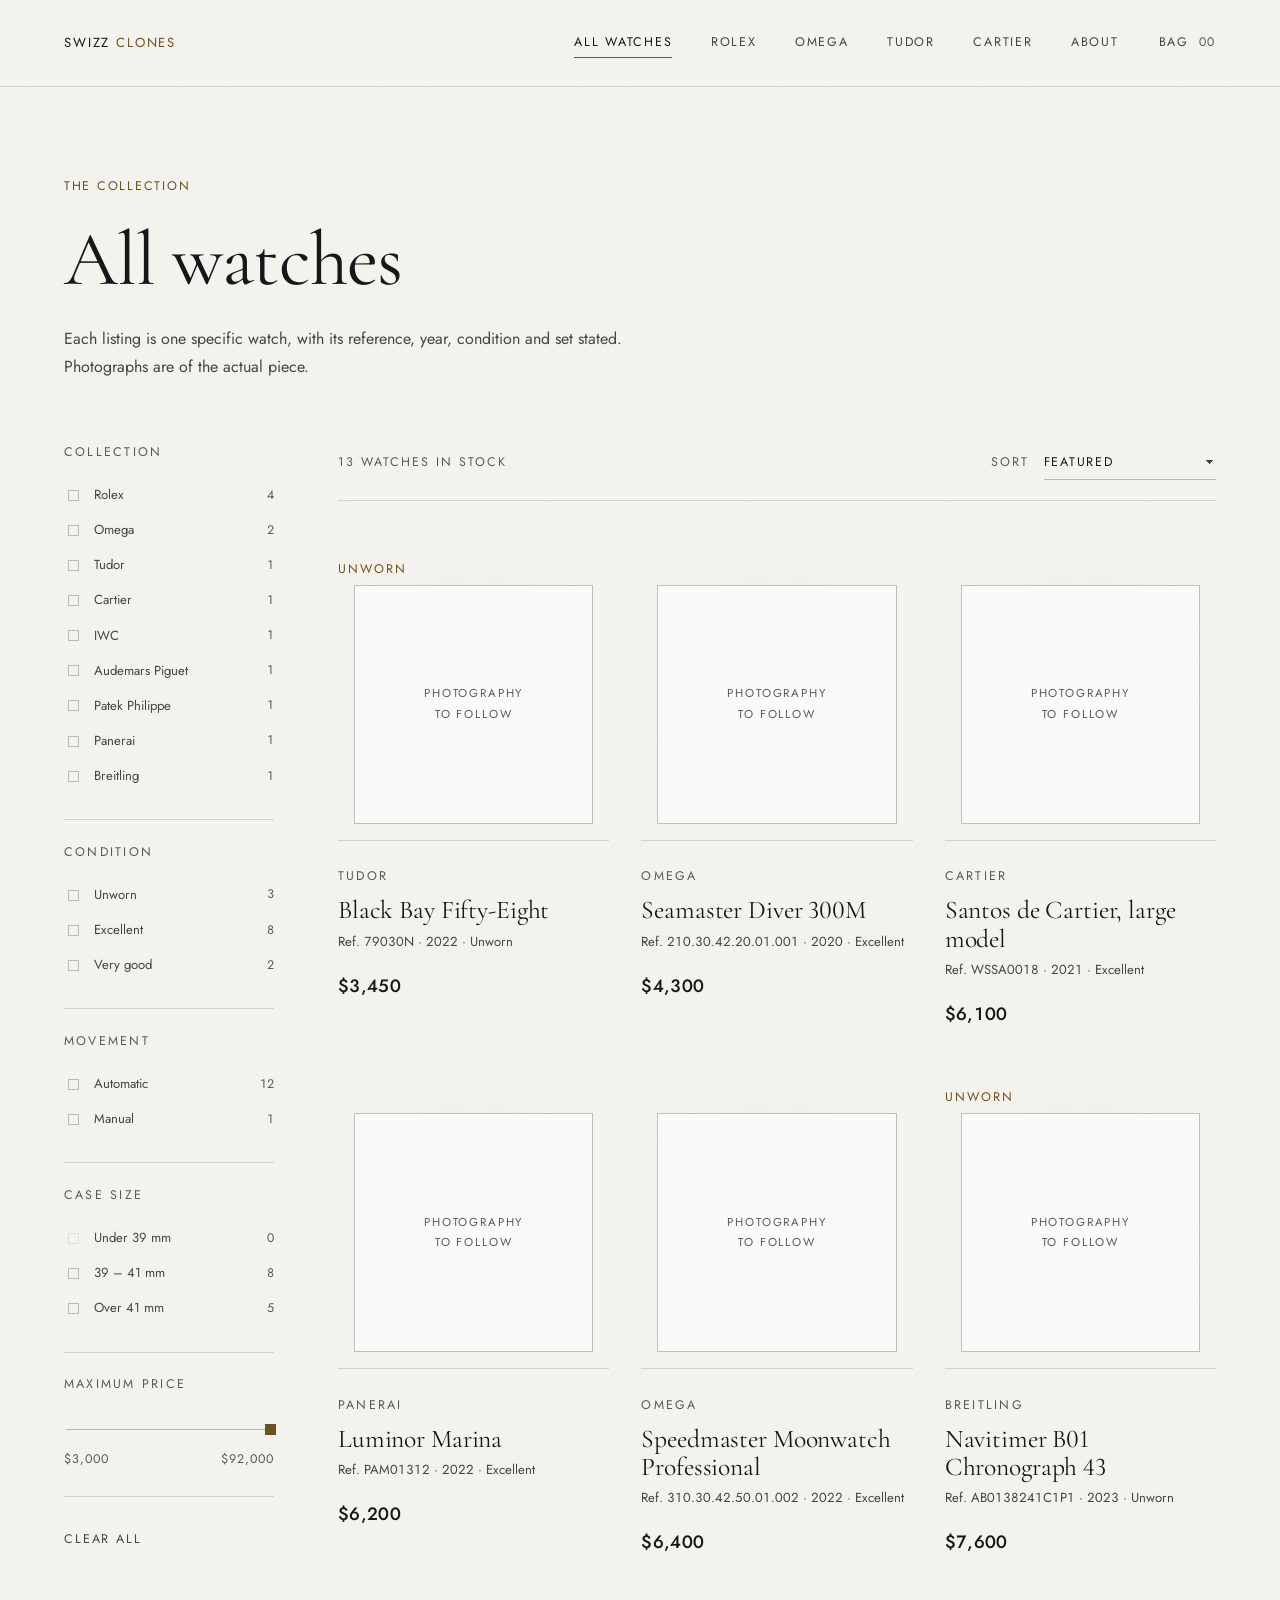
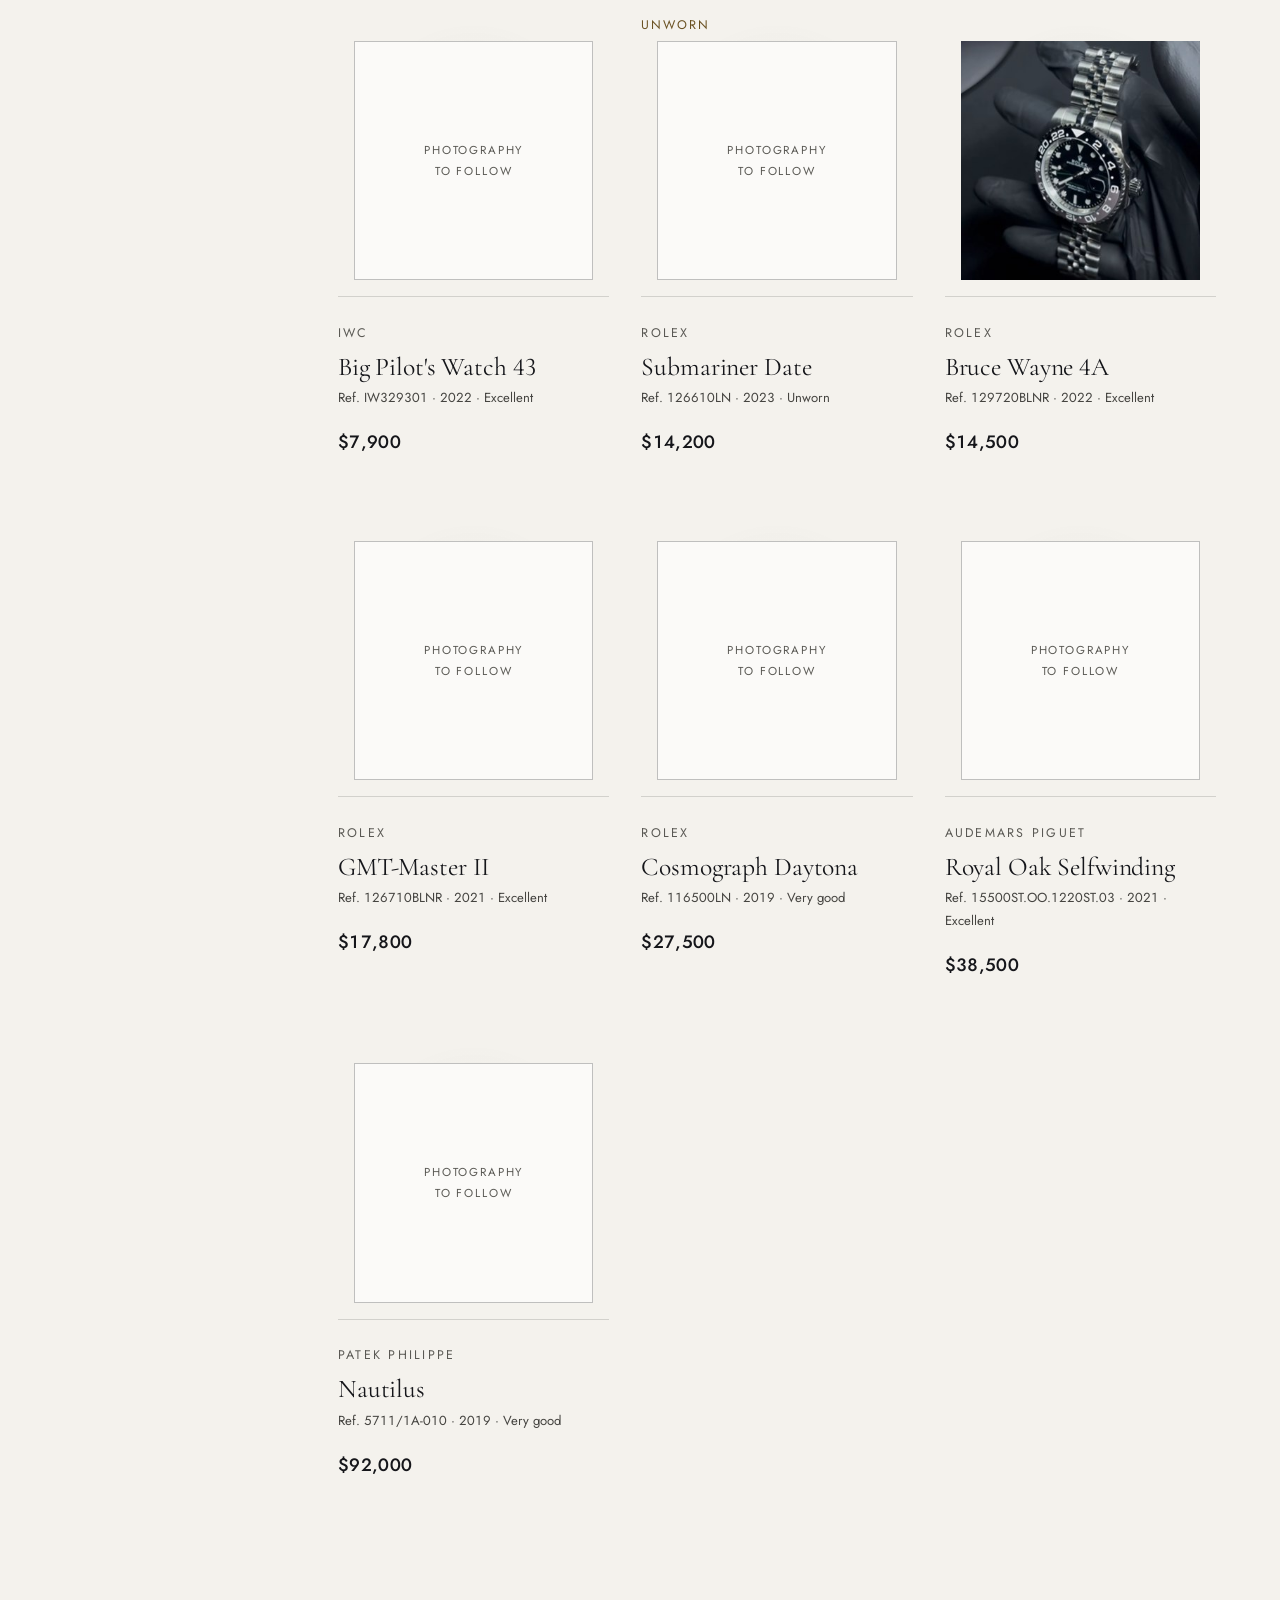
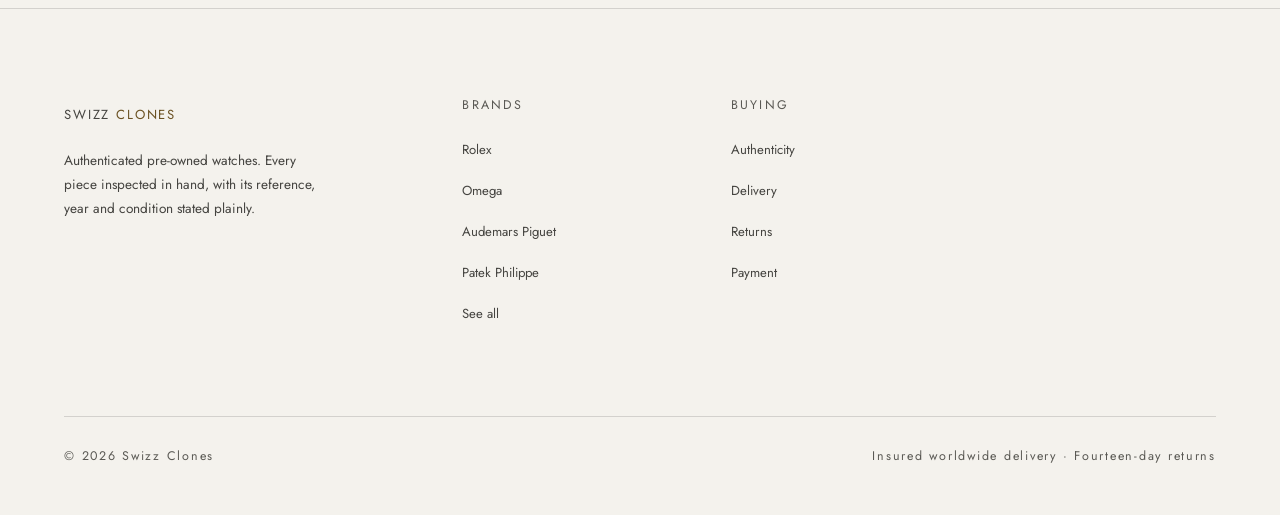
<file: shop.html>
<!doctype html>
<html lang="en">
<head>
<meta charset="utf-8">
<meta name="viewport" content="width=device-width, initial-scale=1">
<title>All watches | Swizz Clones</title>
<meta name="description" content="Browse every Swizz Clones reference: dive, field, dress and expedition watches from $420 to $3,150.">
<meta name="theme-color" content="#0A0A0B">
<link rel="preload" href="assets/fonts/cormorant-garamond.woff2" as="font" type="font/woff2" crossorigin>
<link rel="preload" href="assets/fonts/jost.woff2" as="font" type="font/woff2" crossorigin>
<script>document.documentElement.classList.add('js');</script>
<link rel="stylesheet" href="assets/css/fonts.css">
<link rel="stylesheet" href="assets/css/styles.css">
<link rel="icon" href="data:image/svg+xml,<svg xmlns=%27http://www.w3.org/2000/svg%27 viewBox=%270 0 32 32%27><circle cx=%2716%27 cy=%2716%27 r=%2713%27 fill=%27none%27 stroke=%27%23B99C6B%27 stroke-width=%271.5%27/><rect x=%2715.4%27 y=%277.5%27 width=%271.2%27 height=%279%27 rx=%27.6%27 fill=%27%23B99C6B%27/><rect x=%2716%27 y=%2715.4%27 width=%276%27 height=%271.2%27 rx=%27.6%27 fill=%27%23B99C6B%27/></svg>">
</head>
<body>
<a class="skip-link" href="#main">Skip to content</a>
<header class="site-header">
  <div class="wrap header-inner">
    <a class="brand" href="index.html">Swizz <span>Clones</span></a>
    <button class="nav-toggle" type="button" aria-label="Open menu" aria-expanded="false"></button>
    <nav class="nav" aria-label="Primary">
      <a href="shop.html">All watches</a>
      <a href="shop.html?collection=rolex">Rolex</a>
      <a href="shop.html?collection=omega">Omega</a>
      <a href="shop.html?collection=tudor">Tudor</a>
      <a href="shop.html?collection=cartier">Cartier</a>
      <a href="about.html">About</a>
    </nav>
    <div class="header-actions">
      <a class="cart-btn" href="cart.html">
        Bag <span class="cart-count" data-cart-count data-empty="true">0</span>
      </a>
    </div>
  </div>
</header>
<main id="main">

<section class="section-tight" style="padding-bottom:clamp(2.5rem,5vw,4rem)">
  <div class="wrap">
    <p class="label" data-reveal>The collection</p>
    <h1 data-shop-title data-reveal style="--delay:.06s;font-size:clamp(2.6rem,6vw,5rem)">All watches</h1>
    <p class="lede" data-shop-blurb data-reveal style="--delay:.12s;margin-top:1.6rem">
      Each listing is one specific watch, with its reference, year, condition
      and set stated. Photographs are of the actual piece.
    </p>
  </div>
</section>

<section style="padding-bottom:var(--section)">
  <div class="wrap">
    <div class="shop-layout">
      <aside class="filters" data-filters aria-label="Filters">
        <div class="filter-group">
          <h4>Collection</h4>
          <div data-filter-collections></div>
        </div>
        <div class="filter-group">
          <h4>Condition</h4>
          <div data-filter-conditions></div>
        </div>
        <div class="filter-group">
          <h4>Movement</h4>
          <div data-filter-movements></div>
        </div>
        <div class="filter-group">
          <h4>Case size</h4>
          <div data-filter-sizes></div>
        </div>
        <div class="filter-group">
          <h4>Maximum price</h4>
          <input type="range" id="price-max" aria-label="Maximum price">
          <div class="range-row"><span data-price-floor></span><span style="margin-left:auto"
            data-price-label></span></div>
        </div>
        <div class="filter-group" style="border:0">
          <button class="btn-quiet" type="button" data-clear-filters>Clear all</button>
        </div>
      </aside>

      <div>
        <div class="shop-bar">
          <button class="btn-quiet filter-toggle" type="button" data-filter-toggle>
            Filters
          </button>
          <span class="result-count" data-result-count aria-live="polite"></span>
          <label class="sort-field">
            Sort
            <select data-sort>
              <option value="featured">Featured</option>
              <option value="price-asc">Price, ascending</option>
              <option value="price-desc">Price, descending</option>
              <option value="size-asc">Case size</option>
              <option value="name">Alphabetical</option>
            </select>
          </label>
        </div>
        <div class="grid-products" data-grid></div>
      </div>
    </div>
  </div>
</section>
</main>
<footer class="site-footer">
  <div class="wrap">
    <div class="footer-grid">
      <div>
        <a class="brand" href="index.html">Swizz <span>Clones</span></a>
        <p class="footer-blurb">
          Authenticated pre-owned watches. Every piece inspected in hand, with
          its reference, year and condition stated plainly.
        </p>
      </div>
      <div>
        <h4>Brands</h4>
        <ul>
          <li><a href="shop.html?collection=rolex">Rolex</a></li>
          <li><a href="shop.html?collection=omega">Omega</a></li>
          <li><a href="shop.html?collection=audemars-piguet">Audemars Piguet</a></li>
          <li><a href="shop.html?collection=patek-philippe">Patek Philippe</a></li>
          <li><a href="shop.html">See all</a></li>
        </ul>
      </div>
      <div>
        <h4>Buying</h4>
        <ul>
          <li><a href="about.html#authenticity">Authenticity</a></li>
          <li><a href="about.html#delivery">Delivery</a></li>
          <li><a href="about.html#returns">Returns</a></li>
          <li><a href="about.html#payment">Payment</a></li>
        </ul>
      </div>
    </div>
    <div class="footer-note">
      <span>&copy; <span data-year>2026</span> Swizz Clones</span>
      <span>Insured worldwide delivery &middot; Fourteen-day returns</span>
    </div>
  </div>
</footer>
<script src="assets/js/listings.js"></script>
<script src="assets/js/data.js"></script>
<script src="assets/js/store.js"></script>
<script src="assets/js/ui.js"></script>
<script src="assets/js/pages/shop.js"></script>
</body>
</html>
</file>
<file: assets/css/fonts.css>
/* Self-hosted variable subsets — one file per family, no third-party request
   on page load and no render-blocking round trip to a font CDN. */

@font-face {
  font-family: 'Cormorant Garamond';
  font-style: normal;
  font-weight: 300 700;
  font-display: swap;
  src: url('../fonts/cormorant-garamond.woff2') format('woff2');
  unicode-range: U+0000-00FF, U+0131, U+0152-0153, U+02BB-02BC, U+02C6, U+02DA, U+02DC, U+0304, U+0308, U+0329, U+2000-206F, U+20AC, U+2122, U+2191, U+2193, U+2212, U+2215, U+FEFF, U+FFFD;
}

@font-face {
  font-family: 'Cormorant Garamond';
  font-style: italic;
  font-weight: 300 700;
  font-display: swap;
  src: url('../fonts/cormorant-garamond-italic.woff2') format('woff2');
  unicode-range: U+0000-00FF, U+0131, U+0152-0153, U+02BB-02BC, U+02C6, U+02DA, U+02DC, U+0304, U+0308, U+0329, U+2000-206F, U+20AC, U+2122, U+2191, U+2193, U+2212, U+2215, U+FEFF, U+FFFD;
}

@font-face {
  font-family: 'Jost';
  font-style: normal;
  font-weight: 300 700;
  font-display: swap;
  src: url('../fonts/jost.woff2') format('woff2');
  unicode-range: U+0000-00FF, U+0131, U+0152-0153, U+02BB-02BC, U+02C6, U+02DA, U+02DC, U+0304, U+0308, U+0329, U+2000-206F, U+20AC, U+2122, U+2191, U+2193, U+2212, U+2215, U+FEFF, U+FFFD;
}
</file>
<file: assets/css/styles.css>
/* Swizz Clones — design system.
   Tokens, then primitives, then components. The look leans on three things:
   a high-contrast serif at large sizes, a great deal of space, and very
   sparing use of gold. */

/* Two surfaces, one token set. Sections carry data-surface="dark" and every
   component below reads the tokens, so the same card, table or form renders
   correctly on either ground without a second rule. */
:root {
  color-scheme: light;

  --bg:        #F4F2ED;
  --bg-deep:   #EAE7E0;
  --panel:     #FBFAF8;
  --raised:    #FFFFFF;
  --text:      #15161A;
  --muted:     #454440;
  --faint:     #5A5954;
  --line:      rgba(21, 22, 26, 0.26);
  --hair:      rgba(21, 22, 26, 0.15);
  --gold:      #6B5223;
  --gold-lit:  #6F5626;
  --danger:    #A9482C;
  --ok:        #3F7A57;

  --art-glow:  rgba(21, 22, 26, 0.06);
  --art-shade: rgba(21, 22, 26, 0.13);
  --sheen:     rgba(255, 255, 255, 0.6);
  --grain:     0.03;
}

/* Anything that scopes the tokens must restate colour and ground, or its
   subtree keeps the value it inherited from the surface above. */
[data-surface] { color: var(--text); }
main section[data-surface] { background: var(--bg); }
main section.statement[data-surface] { background: var(--bg-deep); }

[data-surface='dark'] {
  color-scheme: dark;

  --bg:        #0A0A0B;
  --bg-deep:   #060607;
  --panel:     #0E0E10;
  --raised:    #131316;
  --text:      #F4F1EA;
  --muted:     #ADA89E;
  --faint:     #9C978D;
  --line:      rgba(244, 241, 234, 0.24);
  --hair:      rgba(244, 241, 234, 0.14);
  --gold:      #CBAE7C;
  --gold-lit:  #D9C199;
  --danger:    #C87F63;
  --ok:        #7FB894;

  --art-glow:  rgba(244, 241, 234, 0.06);
  --art-shade: rgba(0, 0, 0, 0.62);
  --sheen:     rgba(255, 255, 255, 0.5);
  --grain:     0.045;
}

:root {

  --serif: 'Cormorant Garamond', 'Iowan Old Style', Garamond, Georgia, serif;
  --sans: 'Jost', -apple-system, BlinkMacSystemFont, 'Segoe UI', Helvetica, sans-serif;

  --w-page: 1400px;
  --w-read: 58ch;
  --gutter: clamp(1.5rem, 5vw, 4.5rem);
  --section: clamp(5rem, 10vw, 9rem);

  /* Slow and decisive. Nothing on this site should spring. */
  --ease: cubic-bezier(0.16, 1, 0.3, 1);
  --dur: 0.55s;
}

*, *::before, *::after { box-sizing: border-box; }

html { scroll-behavior: smooth; -webkit-text-size-adjust: 100%; }

body {
  margin: 0;
  background: var(--bg);
  color: var(--text);
  font-family: var(--sans);
  font-size: 1.04rem;
  font-weight: 400;
  line-height: 1.7;
  letter-spacing: 0;
  -webkit-font-smoothing: antialiased;
  -moz-osx-font-smoothing: grayscale;
  overflow-x: hidden;
}

/* Film grain. Keeps large flat fields from looking like flat fields. */
body::after {
  content: '';
  position: fixed;
  inset: -50%;
  z-index: 9999;
  pointer-events: none;
  opacity: var(--grain);
  mix-blend-mode: overlay;
  background-image: url("data:image/svg+xml,%3Csvg xmlns='http://www.w3.org/2000/svg' width='200' height='200'%3E%3Cfilter id='n'%3E%3CfeTurbulence type='fractalNoise' baseFrequency='0.82' numOctaves='4' stitchTiles='stitch'/%3E%3C/filter%3E%3Crect width='200' height='200' filter='url(%23n)'/%3E%3C/svg%3E");
}

img, svg { display: block; max-width: 100%; }
a { color: inherit; text-decoration: none; }
button { font: inherit; color: inherit; background: none; border: 0; }

/* ---------- type ---------- */

h1, h2, h3, h4 {
  font-family: var(--serif);
  font-weight: 400;
  line-height: 1;
  letter-spacing: -0.012em;
  margin: 0;
}
h1 { font-size: clamp(3rem, 8.5vw, 7.5rem); }
h2 { font-size: clamp(2.1rem, 5.4vw, 4.2rem); }
h3 { font-size: clamp(1.35rem, 2.2vw, 1.85rem); letter-spacing: -0.005em; }
h1 em, h2 em { font-style: italic; color: var(--gold-lit); }

/* Cormorant defaults to old-style figures, which ride above and below the
   baseline. Fine in running prose, but in a reference like "126610LN"
   they read as a mistake. */
h1, h2, h3, h4,
.card-name, .display-quote,
.pdp-tagline, .hero-meta dd, .empty-state strong {
  font-variant-numeric: lining-nums;
}

p { margin: 0 0 1.15rem; }
p:last-child { margin-bottom: 0; }

.label {
  font-size: 0.78rem;
  font-weight: 400;
  letter-spacing: 0.14em;
  text-transform: uppercase;
  color: var(--gold);
  margin: 0 0 1.6rem;
  line-height: 1.6;
}
.label-quiet { color: var(--faint); }

.lede {
  color: var(--muted);
  font-size: clamp(1rem, 1.25vw, 1.12rem);
  line-height: 1.8;
  max-width: var(--w-read);
}

.display-quote {
  font-family: var(--serif);
  font-size: clamp(1.9rem, 4.4vw, 3.4rem);
  line-height: 1.16;
  font-weight: 400;
  letter-spacing: -0.01em;
  max-width: 22ch;
}

:focus-visible { outline: 1px solid var(--gold); outline-offset: 4px; }

::selection { background: color-mix(in srgb, var(--gold) 30%, transparent); }

/* ---------- layout ---------- */

.wrap { width: min(100% - (var(--gutter) * 2), var(--w-page)); margin-inline: auto; }
.wrap-narrow { width: min(100% - (var(--gutter) * 2), 820px); margin-inline: auto; }
.section { padding: var(--section) 0; }
.section-tight { padding: clamp(3.5rem, 7vw, 6rem) 0; }

.rule { height: 1px; background: var(--hair); border: 0; margin: 0; }

.section-head {
  display: flex;
  align-items: flex-end;
  justify-content: space-between;
  gap: 3rem;
  margin-bottom: clamp(3rem, 6vw, 5rem);
  flex-wrap: wrap;
}

/* Scroll reveal. Slow, small travel — it should read as the page settling.
   Scoped to .js (set by an inline script in the head) so that without
   JavaScript the content is simply visible rather than stuck at opacity 0. */
.js [data-reveal] {
  opacity: 0;
  transform: translateY(10px);
  transition: opacity var(--dur) var(--ease), transform var(--dur) var(--ease);
  transition-delay: var(--delay, 0s);
}
.js [data-reveal].is-in { opacity: 1; transform: none; }


/* ---------- buttons & links ---------- */

.btn {
  display: inline-flex;
  align-items: center;
  justify-content: center;
  gap: 0.7rem;
  padding: 1.1rem 2.5rem;
  border: 1px solid transparent;
  border-radius: 0;
  font-size: 0.78rem;
  font-weight: 400;
  letter-spacing: 0.15em;
  text-transform: uppercase;
  cursor: pointer;
  white-space: nowrap;
  transition: background 0.5s var(--ease), color 0.5s var(--ease),
              border-color 0.5s var(--ease);
}
.btn-primary { background: var(--text); color: var(--bg); }
.btn-primary:hover { background: var(--gold); color: var(--raised); }
.btn-ghost { border-color: var(--line); color: var(--text); }
.btn-ghost:hover { border-color: var(--text); background: color-mix(in srgb, var(--text) 6%, transparent); }
.btn-block { width: 100%; }
.btn[disabled] { opacity: 0.4; cursor: not-allowed; }

/* A quiet text link with a rule that draws itself in on hover. */
.btn-quiet, .link-arrow {
  position: relative;
  display: inline-block;
  padding: 0.2rem 0;
  font-size: 0.78rem;
  letter-spacing: 0.15em;
  text-transform: uppercase;
  color: var(--muted);
  cursor: pointer;
  transition: color 0.45s var(--ease);
}
.link-arrow { color: var(--text); }
.btn-quiet::after, .link-arrow::after {
  content: '';
  position: absolute;
  left: 0;
  bottom: 0;
  width: 100%;
  height: 1px;
  background: currentColor;
  transform: scaleX(0);
  transform-origin: left;
  transition: transform 0.55s var(--ease);
}
.link-arrow::after { transform: scaleX(1); opacity: 0.32; }
.btn-quiet:hover, .link-arrow:hover { color: var(--gold-lit); }
.btn-quiet:hover::after { transform: scaleX(1); }
.link-arrow:hover::after { opacity: 1; }

/* ---------- header ---------- */

.site-header {
  position: sticky;
  top: env(safe-area-inset-top, 0px);
  z-index: 60;
  color: var(--text);
  background: var(--bg);
  transition: color 0.45s var(--ease), background 0.45s var(--ease);
  border-bottom: 1px solid var(--hair);
}
.header-inner {
  display: flex;
  align-items: center;
  gap: 2.5rem;
  height: 86px;
}
.brand {
  font-family: var(--sans);
  font-size: 0.82rem;
  font-weight: 400;
  letter-spacing: 0.14em;
  text-transform: uppercase;
  white-space: nowrap;
  transition: color 0.45s var(--ease);
}
.brand:hover { color: var(--gold-lit); }
.brand span { color: var(--gold); }

.nav { display: flex; gap: 2.4rem; margin-left: auto; }
.nav a {
  position: relative;
  font-size: 0.78rem;
  font-weight: 400;
  letter-spacing: 0.14em;
  text-transform: uppercase;
  color: var(--muted);
  padding: 0.3rem 0;
  transition: color 0.45s var(--ease);
}
.nav a::after {
  content: '';
  position: absolute;
  left: 0; bottom: 0;
  width: 100%; height: 1px;
  background: var(--gold);
  transform: scaleX(0);
  transform-origin: left;
  transition: transform 0.55s var(--ease);
}
.nav a:hover { color: var(--text); }
.nav a:hover::after, .nav a[aria-current='page']::after { transform: scaleX(1); }
.nav a[aria-current='page'] { color: var(--text); }

.header-actions { display: flex; align-items: center; gap: 1rem; }

.cart-btn {
  display: inline-flex;
  align-items: center;
  gap: 0.6rem;
  font-size: 0.78rem;
  letter-spacing: 0.14em;
  text-transform: uppercase;
  color: var(--muted);
  transition: color 0.45s var(--ease);
}
.cart-btn:hover { color: var(--text); }
.cart-count { font-variant-numeric: tabular-nums; color: var(--gold); }
.cart-count[data-empty='true'] { color: var(--faint); }

.nav-toggle { display: none; cursor: pointer; padding: 0.4rem; color: var(--text); }

@media (max-width: 940px) {
  .nav-toggle { display: block; margin-left: auto; }
  .nav {
    position: absolute;
    top: 86px; left: 0; right: 0;
    flex-direction: column;
    gap: 0;
    margin-left: 0;
    background: var(--bg);
    border-bottom: 1px solid var(--line);
    display: none;
  }
  .nav[data-open='true'] { display: flex; }
  .nav a { padding: 1.2rem var(--gutter); border-top: 1px solid var(--hair); }
  .nav a::after { display: none; }
  .header-inner { gap: 1.2rem; }
}

/* ---------- hero ---------- */

.hero { position: relative; overflow: hidden; }
.hero::before {
  content: '';
  position: absolute;
  inset: 0;
  background: linear-gradient(180deg, transparent 55%, var(--art-shade));
  pointer-events: none;
}
.hero-inner {
  position: relative;
  display: grid;
  max-width: 68ch;
  align-items: center;
  min-height: min(84vh, 820px);
  padding: clamp(3rem, 7vw, 5rem) 0;
}
.hero h1 {
  font-size: clamp(2.7rem, 5.2vw, 5.1rem);
  line-height: 1.05;
  margin-bottom: 2.2rem;
}
.hero .lede { max-width: 42ch; }
.hero-actions { display: flex; gap: 1.6rem; margin-top: 2.8rem; flex-wrap: wrap; align-items: center; }

.hero-meta {
  display: flex;
  gap: clamp(1.6rem, 3.2vw, 3.2rem);
  margin-top: clamp(2.4rem, 4.5vw, 3.6rem);
  padding-top: 1.8rem;
  border-top: 1px solid var(--hair);
  flex-wrap: wrap;
}
.hero-meta dt {
  font-size: 0.78rem;
  letter-spacing: 0.18em;
  text-transform: uppercase;
  color: var(--faint);
}
.hero-meta dd {
  margin: 0.6rem 0 0;
  font-family: var(--serif);
  font-size: clamp(1.2rem, 1.6vw, 1.5rem);
  white-space: nowrap;
}

@media (max-width: 940px) {
  .hero-inner { min-height: 0; text-align: left; }
}

/* ---------- product cards ---------- */

.grid-products {
  display: grid;
  grid-template-columns: repeat(auto-fill, minmax(270px, 1fr));
  gap: clamp(2.5rem, 4vw, 4rem) clamp(1.5rem, 2.5vw, 2.5rem);
}

.card { position: relative; display: flex; flex-direction: column; }

.card-art {
  position: relative;
  display: grid;
  place-items: center;
  padding: 2rem 1rem 1rem;
  background: radial-gradient(58% 52% at 50% 42%, var(--art-glow), transparent 72%);
}
.card-body { padding-top: 1.6rem; border-top: 1px solid var(--hair); position: relative; }
.card-body::before {
  content: '';
  position: absolute;
  top: -1px; left: 0;
  width: 100%; height: 1px;
  background: var(--gold);
  transform: scaleX(0);
  transform-origin: left;
  transition: transform 0.8s var(--ease);
}
.card:hover .card-body::before { transform: scaleX(1); }

.card-collection {
  font-size: 0.78rem;
  letter-spacing: 0.18em;
  text-transform: uppercase;
  color: var(--faint);
  margin: 0;
}
.card-name {
  font-family: var(--serif);
  font-size: clamp(1.5rem, 2vw, 1.85rem);
  font-weight: 400;
  margin: 0.55rem 0 0.4rem;
  line-height: 1.1;
}
.card-meta {
  color: var(--muted);
  font-size: 0.82rem;
  margin: 0.35rem 0 0;
  font-variant-numeric: lining-nums tabular-nums;
}
.card-tagline { color: var(--muted); font-size: 0.9rem; line-height: 1.6; margin: 0; }

/* Stands in until a photograph of the actual watch is uploaded. */
.photo-pending {
  display: grid;
  place-items: center;
  width: 100%;
  aspect-ratio: 1 / 1;
  border: 1px solid var(--line);
  background: var(--panel);
  color: var(--faint);
  font-size: 0.72rem;
  letter-spacing: 0.16em;
  text-transform: uppercase;
  text-align: center;
  line-height: 1.8;
}
/* Photographs arrive from a phone in whatever shape they were taken. In the
   grid they are cropped to one square so a row of cards lines up; on the
   listing page nothing is cropped, because that is where you are actually
   looking at the watch. */
.card-art img {
  width: 100%;
  aspect-ratio: 1;
  object-fit: cover;
  display: block;
}
.pdp-stage img,
.pdp-stage video { width: 100%; height: auto; display: block; background: var(--panel); }

/* Thumbnails only appear when there is more than one thing to look at, so
   they never take up space for a listing with a single photograph. */
.pdp-thumbs {
  display: flex;
  flex-wrap: wrap;
  gap: 0.7rem;
  margin-top: 0.9rem;
}
.pdp-thumb {
  position: relative;
  width: 74px;
  aspect-ratio: 1;
  padding: 0;
  border: 1px solid var(--hair);
  background: var(--panel);
  cursor: pointer;
  overflow: hidden;
  transition: border-color 0.4s var(--ease);
}
.pdp-thumb img { width: 100%; height: 100%; object-fit: cover; display: block; }
.pdp-thumb:hover { border-color: var(--line); }
.pdp-thumb[aria-pressed='true'] { border-color: var(--gold); }
.pdp-thumb:focus-visible { outline: 2px solid var(--gold); outline-offset: 2px; }
.thumb-video {
  position: absolute;
  inset: 0;
  display: grid;
  place-items: center;
  z-index: 1;
  font-size: 1.1rem;
  color: #fff;
  background: rgba(0, 0, 0, 0.42);
}
.cart-line-art img { width: 100%; aspect-ratio: 1; object-fit: cover; display: block; }
.card-foot { display: flex; align-items: baseline; gap: 1rem; margin-top: 1.1rem; }
.price {
  font-family: var(--sans);
  font-size: 1.12rem;
  font-weight: 500;
  font-variant-numeric: lining-nums tabular-nums;
  letter-spacing: 0.02em;
}

.badge {
  position: absolute;
  top: 0.4rem; left: 0;
  z-index: 2;
  font-size: 0.78rem;
  letter-spacing: 0.16em;
  text-transform: uppercase;
  color: var(--gold);
}
.badge-low { color: var(--danger); }

/* ---------- collections ---------- */

.grid-collections {
  display: grid;
  grid-template-columns: repeat(auto-fit, minmax(280px, 1fr));
  gap: 1px;
  background: var(--hair);
  border-block: 1px solid var(--hair);
}
.collection-card {
  display: block;
  padding: clamp(2.2rem, 3.5vw, 3.4rem) clamp(1.5rem, 2.5vw, 2.4rem);
  background: var(--bg);
  transition: background 0.7s var(--ease);
}
.collection-card:hover { background: var(--panel); }
.collection-card h3 {
  font-size: clamp(1.7rem, 2.6vw, 2.3rem);
  margin-bottom: 0.9rem;
  transition: color 0.5s var(--ease);
}
.collection-card:hover h3 { color: var(--gold-lit); }
.collection-card p { color: var(--muted); font-size: 0.87rem; line-height: 1.7; }
.collection-card .link-arrow { margin-top: 1.6rem; font-size: 0.78rem; }

/* ---------- brand tiles ---------- */

.brand-grid {
  display: grid;
  grid-template-columns: repeat(auto-fill, minmax(210px, 1fr));
  gap: 1px;
  background: var(--hair);
  border: 1px solid var(--hair);
}
.brand-tile {
  display: grid;
  align-content: center;
  gap: 0.5rem;
  padding: clamp(1.6rem, 3vw, 2.4rem) clamp(1.2rem, 2vw, 1.8rem);
  background: var(--bg);
  min-height: 132px;
  transition: background 0.4s var(--ease);
}
.brand-tile:hover { background: var(--panel); }
.brand-tile-name {
  font-family: var(--serif);
  font-size: clamp(1.3rem, 2vw, 1.7rem);
  line-height: 1.1;
}
.brand-tile-meta {
  font-size: 0.78rem;
  letter-spacing: 0.1em;
  text-transform: uppercase;
  color: var(--muted);
  font-variant-numeric: lining-nums tabular-nums;
}

/* ---------- editorial ---------- */

.statement {
  position: relative;
  padding: clamp(5rem, 11vw, 9rem) 0;
  background: var(--bg-deep);
  border-block: 1px solid var(--hair);
}
.statement-grid { display: grid; grid-template-columns: 1fr 1fr; gap: clamp(2rem, 6vw, 6rem); align-items: center; }
@media (max-width: 860px) { .statement-grid { grid-template-columns: 1fr; } }

.craft {
  display: grid;
  grid-template-columns: repeat(12, 1fr);
  gap: clamp(2rem, 4vw, 3.5rem) clamp(1.5rem, 3vw, 3rem);
}
/* Deliberately uneven: the lead runs wide, the rest sit in a narrower column
   and step inward, so the block reads as a page rather than a row of tiles. */
.craft > div { grid-column: span 6; }
.craft > div:nth-child(1) { grid-column: 1 / span 7; }
.craft > div:nth-child(2) { grid-column: 9 / span 4; }
.craft > div:nth-child(3) { grid-column: 2 / span 5; }
.craft > div:nth-child(4) { grid-column: 8 / span 5; }
.craft > div + div { border-top: 1px solid var(--hair); padding-top: clamp(1.5rem, 3vw, 2.5rem); }
@media (max-width: 760px) {
  .craft { grid-template-columns: 1fr; }
  .craft > div, .craft > div:nth-child(n) { grid-column: 1; }
}
.craft .num {
  font-family: var(--serif);
  font-variant-numeric: lining-nums;
  font-size: clamp(2.4rem, 4vw, 3.4rem);
  color: var(--gold);
  line-height: 1;
  margin-bottom: 1.2rem;
  font-weight: 400;
}
.craft h3 { font-size: 1.3rem; margin-bottom: 0.7rem; }
.craft p { color: var(--muted); font-size: 0.86rem; line-height: 1.7; }

/* ---------- shop ---------- */

.shop-layout { display: grid; grid-template-columns: 210px 1fr; gap: clamp(2rem, 5vw, 5rem); align-items: start; }

.filters { position: sticky; top: 110px; }
.filter-group { padding: 1.6rem 0; border-bottom: 1px solid var(--hair); }
.filter-group:first-child { padding-top: 0; }
.filter-group h4 {
  font-family: var(--sans);
  font-size: 0.78rem;
  font-weight: 400;
  letter-spacing: 0.18em;
  text-transform: uppercase;
  color: var(--faint);
  margin: 0 0 1.2rem;
}
.check {
  display: flex;
  align-items: center;
  gap: 0.75rem;
  padding: 0.4rem 0;
  font-size: 0.82rem;
  color: var(--muted);
  cursor: pointer;
  transition: color 0.4s var(--ease);
}
.check:hover { color: var(--text); }
.check input {
  appearance: none;
  width: 11px; height: 11px;
  border: 1px solid var(--line);
  flex: none;
  cursor: pointer;
  transition: background 0.35s var(--ease), border-color 0.35s var(--ease);
}
.check input:checked { background: var(--gold); border-color: var(--gold); }
.check input:disabled { opacity: 0.35; cursor: not-allowed; }
.check .count { margin-left: auto; font-size: 0.78rem; color: var(--faint); font-variant-numeric: tabular-nums; }

.range-row { display: flex; font-size: 0.78rem; color: var(--faint); margin-top: 0.7rem; letter-spacing: 0.08em; }
input[type='range'] { appearance: none; width: 100%; height: 1px; background: var(--line); cursor: pointer; }
input[type='range']::-webkit-slider-thumb {
  appearance: none; width: 11px; height: 11px; background: var(--gold); cursor: pointer;
}
input[type='range']::-moz-range-thumb {
  width: 11px; height: 11px; background: var(--gold); border: 0; border-radius: 0; cursor: pointer;
}

.shop-bar {
  display: flex;
  align-items: center;
  gap: 1.5rem;
  margin-bottom: clamp(2rem, 4vw, 3.5rem);
  padding-bottom: 1.3rem;
  border-bottom: 1px solid var(--hair);
  flex-wrap: wrap;
}
.result-count {
  font-size: 0.78rem;
  letter-spacing: 0.16em;
  text-transform: uppercase;
  color: var(--faint);
}

select {
  appearance: none;
  background: transparent;
  color: var(--text);
  border: 0;
  border-bottom: 1px solid var(--line);
  padding: 0.35rem 1.4rem 0.35rem 0;
  font: inherit;
  font-size: 0.78rem;
  letter-spacing: 0.14em;
  text-transform: uppercase;
  cursor: pointer;
  background-image: linear-gradient(45deg, transparent 50%, var(--muted) 50%),
                    linear-gradient(135deg, var(--muted) 50%, transparent 50%);
  background-position: right 6px center, right 2px center;
  background-size: 4px 4px, 4px 4px;
  background-repeat: no-repeat;
}
select option { background: var(--panel); color: var(--text); }

.sort-field { margin-left: auto; display: flex; align-items: center; gap: 0.9rem; font-size: 0.78rem;
              letter-spacing: 0.16em; text-transform: uppercase; color: var(--faint); }

.filter-toggle { display: none; }
@media (max-width: 940px) {
  .shop-layout { grid-template-columns: 1fr; }
  .filters { position: static; display: none; padding-bottom: 2rem; border-bottom: 1px solid var(--hair); }
  .filters[data-open='true'] { display: block; }
  .filter-toggle { display: inline-block; }
}

.empty-state {
  padding: clamp(3.5rem, 8vw, 6rem) 1.5rem;
  text-align: center;
  color: var(--muted);
  border: 1px solid var(--hair);
}
.empty-state strong { color: var(--text); font-weight: 400; font-family: var(--serif);
                      font-size: 1.5rem; display: block; margin-bottom: 0.6rem; }

/* ---------- product detail ---------- */

.pdp { display: grid; grid-template-columns: 1.05fr 0.95fr; gap: clamp(2.5rem, 6vw, 6rem); align-items: start; }
.pdp-media { position: sticky; top: 110px; }
.pdp-stage {
  position: relative;
  display: grid;
  place-items: center;
  padding: clamp(2rem, 5vw, 4rem);
  background:
    radial-gradient(52% 48% at 50% 40%, var(--art-glow), transparent 70%),
    linear-gradient(180deg, var(--panel), var(--bg) 82%);
  border: 1px solid var(--hair);
}
.breadcrumb {
  font-size: 0.78rem;
  letter-spacing: 0.15em;
  text-transform: uppercase;
  color: var(--faint);
  margin-bottom: 2rem;
}
.breadcrumb a:hover { color: var(--gold-lit); }
.breadcrumb span { margin: 0 0.6rem; opacity: 0.5; }

.pdp h1 { font-size: clamp(2.6rem, 5vw, 4.2rem); margin-bottom: 1.2rem; }
.pdp-tagline {
  font-family: var(--serif);
  font-style: italic;
  font-size: clamp(1.25rem, 1.8vw, 1.6rem);
  color: var(--gold-lit);
  margin-bottom: 1.8rem;
  line-height: 1.3;
}
.pdp-desc { color: var(--muted); max-width: 46ch; }
.pdp-price {
  font-family: var(--sans);
  font-size: clamp(1.7rem, 2.4vw, 2.1rem);
  font-weight: 500;
  margin: 2.4rem 0 0.6rem;
  font-variant-numeric: lining-nums tabular-nums;
  letter-spacing: 0.01em;
}
.pdp-stock {
  font-size: 0.78rem;
  letter-spacing: 0.14em;
  text-transform: uppercase;
  color: var(--faint);
  margin-bottom: 2.4rem;
}
.pdp-stock strong { color: var(--ok); font-weight: 400; }
.pdp-stock.low strong { color: var(--danger); }

.qty { display: inline-flex; align-items: center; border: 1px solid var(--line); }
.qty button {
  width: 46px; height: 54px;
  cursor: pointer;
  color: var(--muted);
  font-size: 0.9rem;
  transition: color 0.4s var(--ease);
}
.qty button:hover { color: var(--gold-lit); }
.qty output { width: 40px; text-align: center; font-variant-numeric: tabular-nums; font-size: 0.9rem; }

.buy-row { display: flex; gap: 1rem; margin-bottom: 3.5rem; flex-wrap: wrap; }
.buy-row .btn-telegram { flex: 1; min-width: 230px; }

/* Telegram's own blue, so the button reads as the channel it opens. */
.btn-telegram { background: #229ED9; color: #FFFFFF; }
.btn-telegram:hover { background: #1B87BB; color: #FFFFFF; }

/* The four facts a pre-owned buyer decides on. */
.facts {
  display: grid;
  grid-template-columns: repeat(auto-fit, minmax(120px, 1fr));
  gap: 1px;
  background: var(--hair);
  border: 1px solid var(--hair);
  margin: 2rem 0 0;
}
.facts > div { background: var(--bg); padding: 0.9rem 1rem; }
.facts dt {
  font-size: 0.72rem;
  letter-spacing: 0.16em;
  text-transform: uppercase;
  color: var(--faint);
}
.facts dd {
  margin: 0.4rem 0 0;
  font-size: 0.95rem;
  font-variant-numeric: lining-nums tabular-nums;
}
.buy-row .btn-primary { flex: 1; min-width: 210px; }

.specs { width: 100%; border-collapse: collapse; font-size: 0.9rem; }
.specs th, .specs td { text-align: left; padding: 1rem 0; border-bottom: 1px solid var(--hair); vertical-align: top; }
.specs th {
  font-weight: 400;
  color: var(--faint);
  width: 46%;
  font-size: 0.78rem;
  letter-spacing: 0.14em;
  text-transform: uppercase;
  padding-top: 1.15rem;
}
.specs td { font-variant-numeric: tabular-nums; color: var(--text); }

.assurances { display: grid; gap: 1.4rem; margin-top: 3rem; }
.assurance { display: flex; gap: 1rem; font-size: 0.82rem; color: var(--muted); align-items: flex-start; line-height: 1.65; }
.assurance svg { flex: none; margin-top: 4px; color: var(--gold); }
.assurance strong {
  display: block;
  color: var(--text);
  font-weight: 400;
  font-size: 0.78rem;
  letter-spacing: 0.14em;
  text-transform: uppercase;
  margin-bottom: 0.3rem;
}

@media (max-width: 940px) {
  .pdp { grid-template-columns: 1fr; }
  .pdp-media { position: static; }
}

/* ---------- cart ---------- */

.cart-layout { display: grid; grid-template-columns: 1fr 360px; gap: clamp(2.5rem, 6vw, 5rem); align-items: start; }
.cart-line {
  display: grid;
  grid-template-columns: 120px 1fr auto;
  gap: clamp(1.2rem, 3vw, 2.5rem);
  padding: 2rem 0;
  border-bottom: 1px solid var(--hair);
  align-items: center;
}
.cart-line:first-child { border-top: 1px solid var(--hair); }
.cart-line-art {
  display: grid;
  place-items: center;
  padding: 0.5rem;
  background: radial-gradient(60% 55% at 50% 45%, var(--art-glow), transparent 72%);
}
.cart-line h3 { font-size: 1.5rem; }
.cart-line h3 a:hover { color: var(--gold-lit); }
.cart-line-meta {
  font-size: 0.78rem;
  letter-spacing: 0.14em;
  text-transform: uppercase;
  color: var(--faint);
  margin-top: 0.5rem;
}
.cart-line-controls { display: flex; align-items: center; gap: 1.6rem; margin-top: 1.2rem; }
.cart-line-price {
  font-family: var(--sans);
  font-size: 1.1rem;
  font-weight: 500;
  text-align: right;
  white-space: nowrap;
  font-variant-numeric: lining-nums tabular-nums;
  align-self: start;
}

.summary { position: sticky; top: 110px; padding: 2.2rem; border: 1px solid var(--hair); background: var(--panel); }
.summary h3 {
  font-family: var(--sans);
  font-size: 0.78rem;
  font-weight: 400;
  letter-spacing: 0.18em;
  text-transform: uppercase;
  color: var(--faint);
  margin-bottom: 1.8rem;
}
.summary-row {
  display: flex;
  justify-content: space-between;
  gap: 1rem;
  font-size: 0.84rem;
  color: var(--muted);
  padding: 0.55rem 0;
  font-variant-numeric: tabular-nums;
}
.summary-row.total {
  color: var(--text);
  font-family: var(--sans);
  font-size: 1.25rem;
  font-weight: 500;
  font-variant-numeric: lining-nums tabular-nums;
  border-top: 1px solid var(--hair);
  margin-top: 1rem;
  padding-top: 1.3rem;
  align-items: baseline;
}
.summary-note { font-size: 0.78rem; line-height: 1.65; color: var(--faint); margin-top: 1.4rem; }

@media (max-width: 900px) {
  .cart-layout { grid-template-columns: 1fr; }
  .summary { position: static; }
  .cart-line { grid-template-columns: 86px 1fr; }
  .cart-line-price { grid-column: 2; text-align: left; margin-top: 0.8rem; }
}

/* ---------- forms ---------- */

.field { display: block; margin-bottom: 1.6rem; }
.field > span {
  display: block;
  font-size: 0.78rem;
  letter-spacing: 0.16em;
  text-transform: uppercase;
  color: var(--faint);
  margin-bottom: 0.7rem;
}
.field input, .field select {
  width: 100%;
  background: transparent;
  border: 0;
  border-bottom: 1px solid var(--line);
  color: var(--text);
  padding: 0.7rem 0;
  font: inherit;
  font-size: 0.95rem;
  transition: border-color 0.45s var(--ease);
}
.field select { padding-right: 1.4rem; }
.field input::placeholder { color: var(--faint); }
.field input:focus, .field select:focus { border-bottom-color: var(--gold); outline: none; }
.field input[aria-invalid='true'] { border-bottom-color: var(--danger); }
.field .error {
  display: block;
  color: var(--danger);
  font-size: 0.78rem;
  letter-spacing: 0.08em;
  font-style: normal;
  margin-top: 0.5rem;
  min-height: 1em;
}
.field-row { display: grid; grid-template-columns: 1fr 1fr; gap: 1.6rem; }
@media (max-width: 560px) { .field-row { grid-template-columns: 1fr; } }

.form-section-head {
  font-family: var(--sans);
  font-size: 0.78rem;
  font-weight: 400;
  letter-spacing: 0.18em;
  text-transform: uppercase;
  color: var(--gold);
  margin: 3rem 0 1.8rem;
  padding-bottom: 0.9rem;
  border-bottom: 1px solid var(--hair);
}
.form-section-head:first-child { margin-top: 0; }

.notice {
  padding: 1.2rem 1.4rem;
  border: 1px solid var(--hair);
  border-left: 1px solid var(--gold);
  background: var(--panel);
  font-size: 0.82rem;
  line-height: 1.7;
  color: var(--muted);
  margin-bottom: 2.5rem;
}
.notice strong { color: var(--text); font-weight: 400; }

/* ---------- footer ---------- */

.site-footer { border-top: 1px solid var(--hair); padding: clamp(3.5rem, 7vw, 6rem) 0 3rem; }
.footer-grid { display: grid; grid-template-columns: 1.6fr repeat(3, 1fr); gap: clamp(2rem, 4vw, 3.5rem); }
.footer-grid h4 {
  font-family: var(--sans);
  font-size: 0.78rem;
  font-weight: 400;
  letter-spacing: 0.18em;
  text-transform: uppercase;
  color: var(--faint);
  margin: 0 0 1.4rem;
}
.footer-grid ul { list-style: none; margin: 0; padding: 0; }
.footer-grid li { margin-bottom: 0.8rem; }
.footer-grid a { font-size: 0.82rem; color: var(--muted); transition: color 0.4s var(--ease); }
.footer-grid a:hover { color: var(--gold-lit); }
.footer-blurb { color: var(--muted); font-size: 0.85rem; line-height: 1.75; margin-top: 1.4rem; max-width: 32ch; }
.footer-note {
  margin-top: clamp(3rem, 6vw, 5rem);
  padding-top: 1.8rem;
  border-top: 1px solid var(--hair);
  display: flex;
  justify-content: space-between;
  gap: 1.5rem;
  flex-wrap: wrap;
  font-size: 0.78rem;
  letter-spacing: 0.14em;
  color: var(--faint);
}
@media (max-width: 780px) { .footer-grid { grid-template-columns: 1fr 1fr; } }

/* ---------- toast ---------- */

.toast {
  position: fixed;
  bottom: 2rem;
  left: 50%;
  translate: -50% 20px;
  z-index: 200;
  display: flex;
  align-items: center;
  gap: 0.9rem;
  padding: 1rem 1.6rem;
  background: var(--raised);
  border: 1px solid var(--line);
  font-size: 0.78rem;
  letter-spacing: 0.18em;
  text-transform: uppercase;
  box-shadow: 0 24px 60px rgba(0, 0, 0, 0.65);
  opacity: 0;
  pointer-events: none;
  transition: opacity 0.6s var(--ease), translate 0.6s var(--ease);
}
.toast[data-show='true'] { opacity: 1; translate: -50% 0; }
.toast svg { color: var(--gold); flex: none; }

/* ---------- utility ---------- */

.sr-only {
  position: absolute; width: 1px; height: 1px; padding: 0; margin: -1px;
  overflow: hidden; clip: rect(0 0 0 0); white-space: nowrap; border: 0;
}
.skip-link {
  position: absolute; left: 50%; translate: -50% -200%;
  z-index: 100; background: var(--text); color: var(--bg);
  padding: 0.8rem 1.6rem; font-size: 0.78rem; letter-spacing: 0.14em; text-transform: uppercase;
  transition: translate 0.4s var(--ease);
}
.skip-link:focus { translate: -50% 0; }

/* ============================================================
   Motion
   ============================================================ */

/* --- bag count reacts when something lands in it --- */
@keyframes badge-bump {
  0%   { transform: scale(1); }
  35%  { transform: scale(1.5); }
  100% { transform: scale(1); }
}
.cart-count { display: inline-block; }
.cart-count.is-bumped { animation: badge-bump 0.55s var(--ease); }

/* ============================================================
   Page furniture
   ============================================================ */




@media (prefers-reduced-motion: reduce) {
  html { scroll-behavior: auto; }
  .js [data-reveal] { opacity: 1; transform: none; transition: none; }

  *, *::before, *::after {
    animation-duration: 0.001ms !important;
    animation-iteration-count: 1 !important;
    transition-duration: 0.001ms !important;
  }
}
</file>
